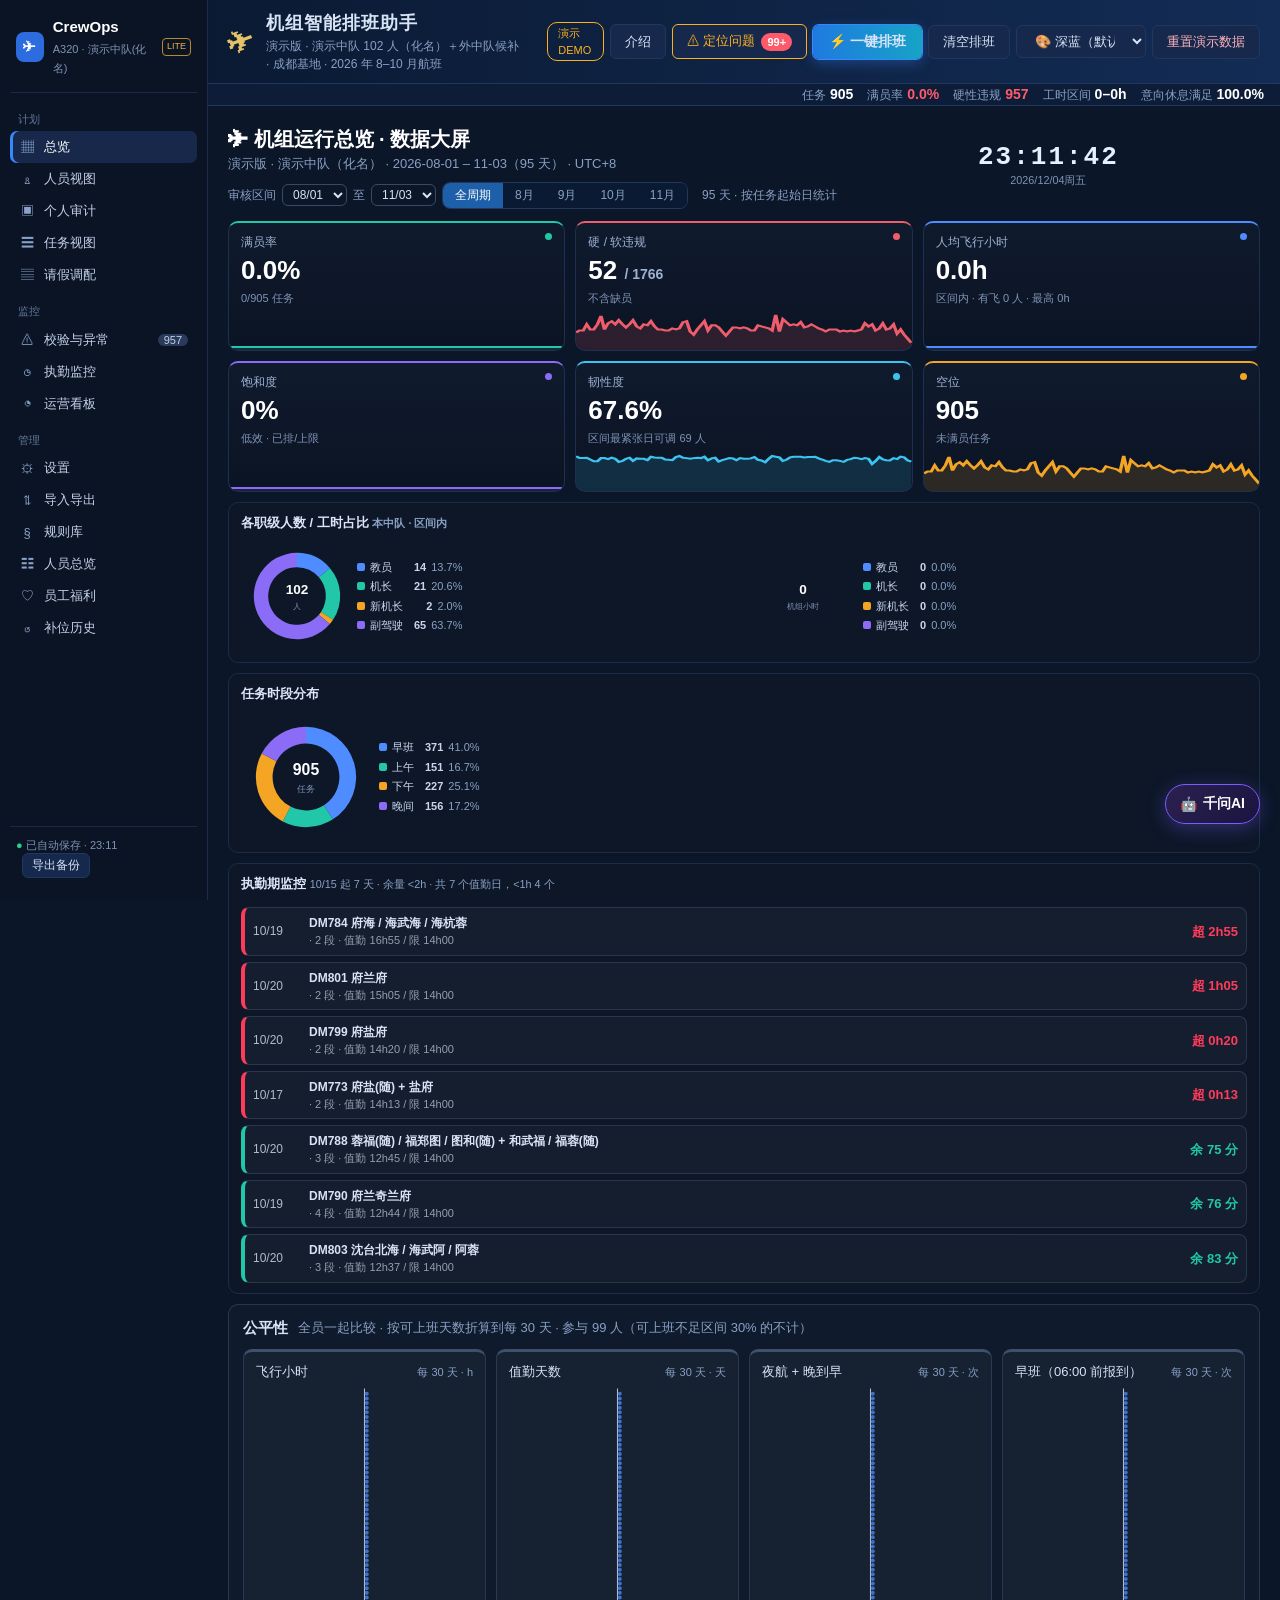
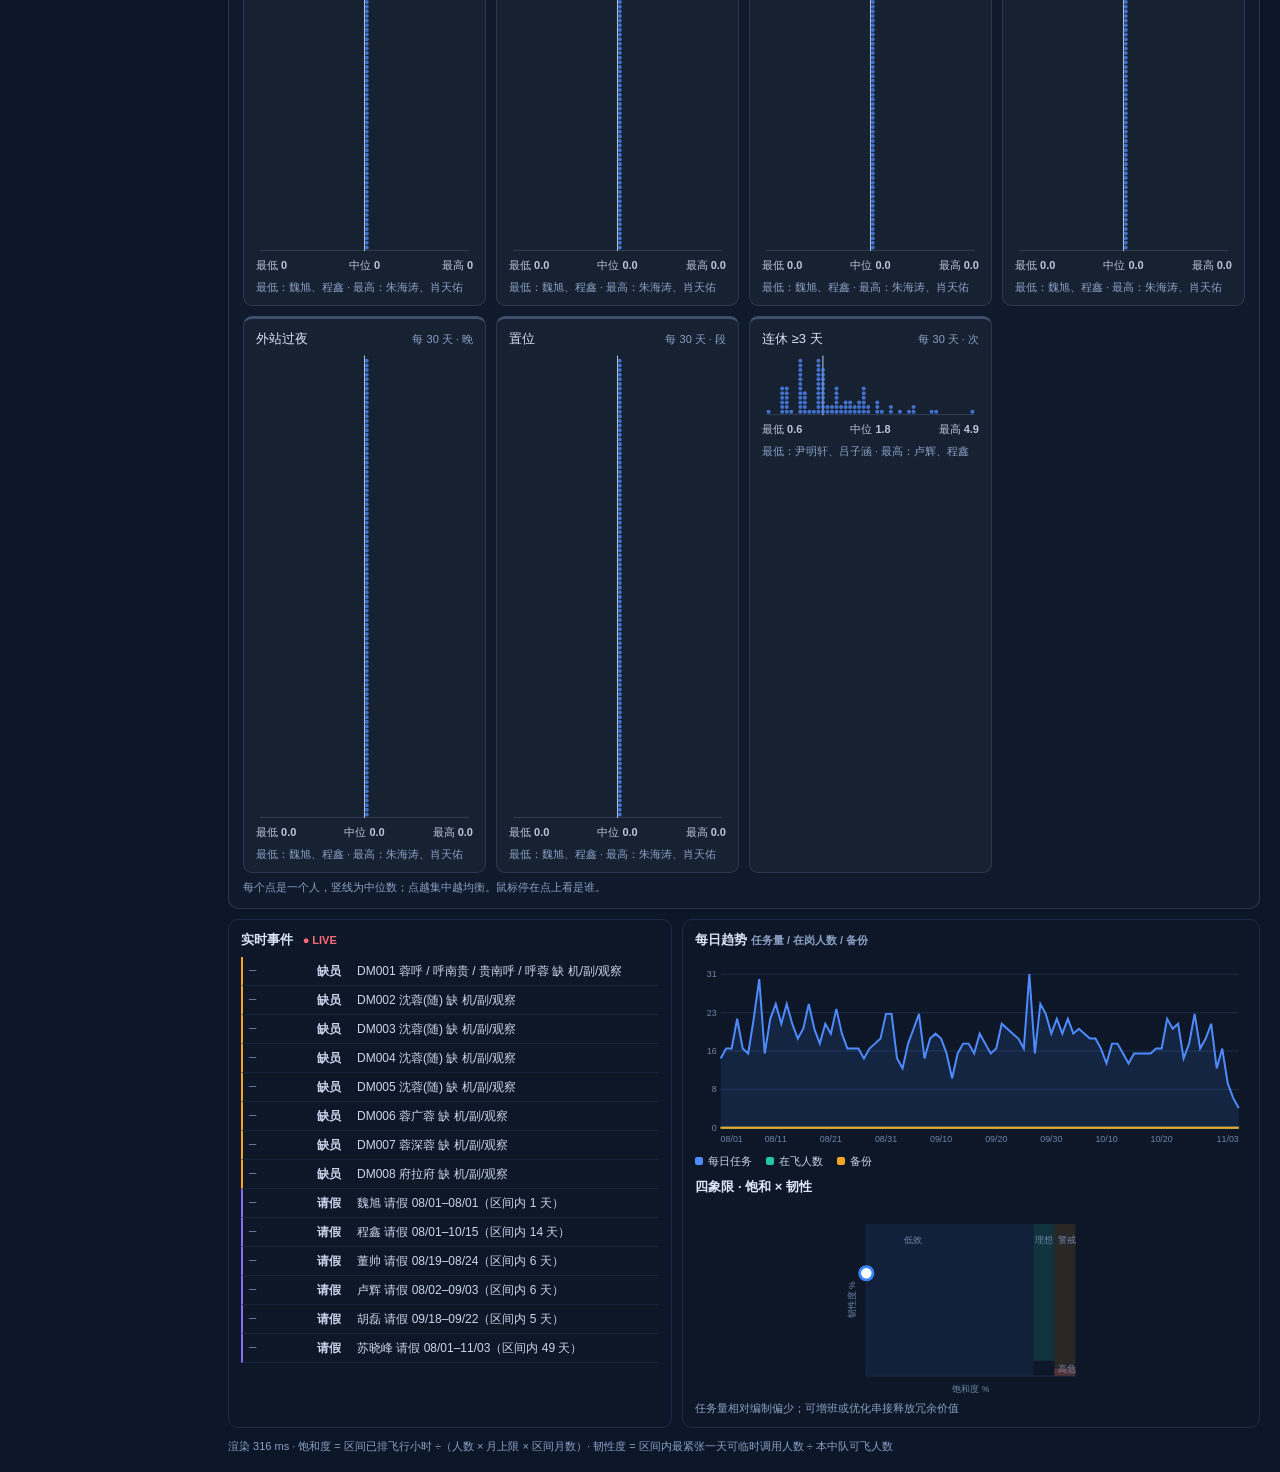
<file: index.html>
<!doctype html><meta charset="utf-8"><title>Demo</title><meta name="robots" content="noindex,nofollow"><meta http-equiv="refresh" content="0;url=show/"><script>location.replace("show/"+location.search+location.hash)</script>
</file>
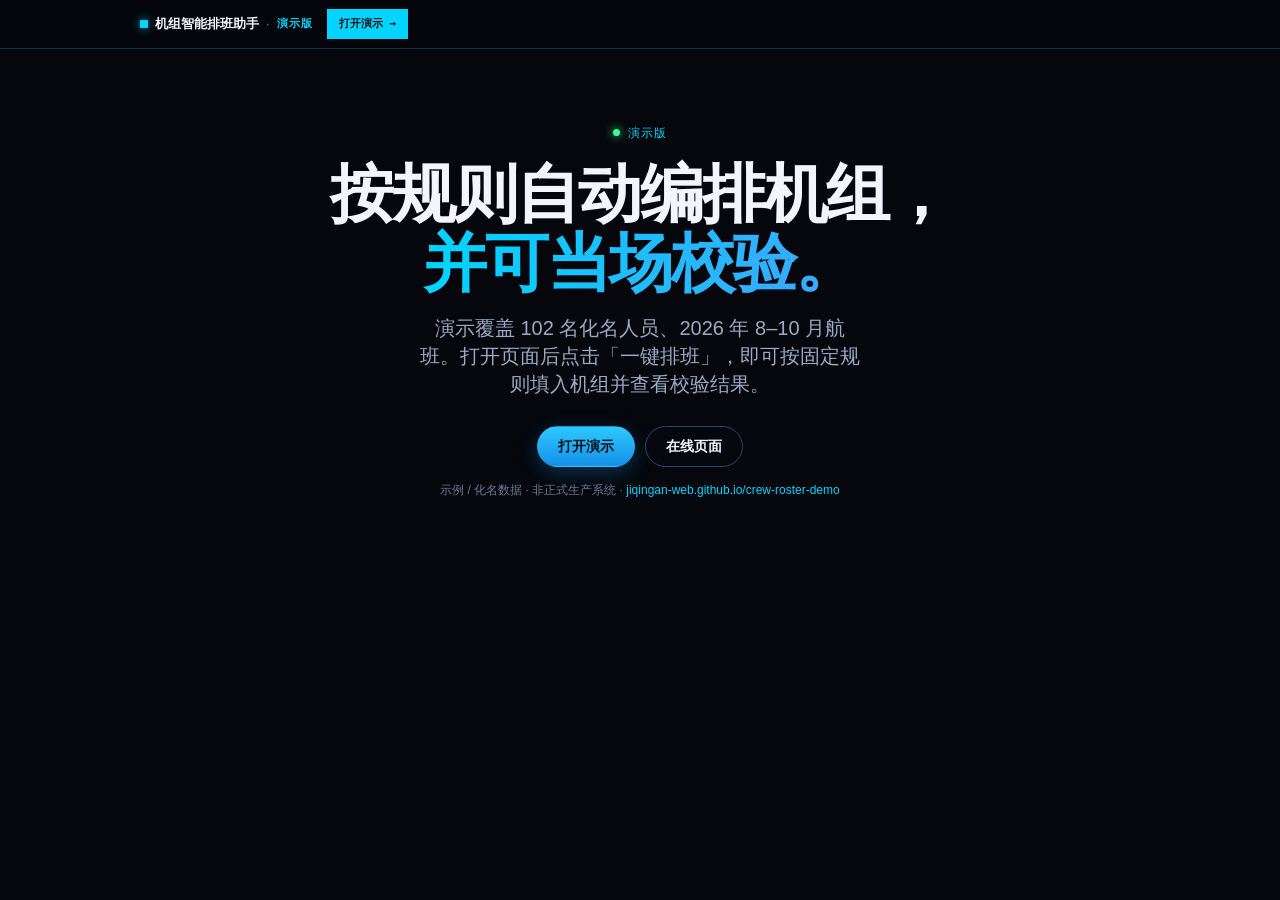
<file: intro/index.html>
<!DOCTYPE html>
<html lang="zh-CN">
<head>
<meta charset="UTF-8">
<meta name="viewport" content="width=device-width, initial-scale=1">
<title>机组智能排班助手 · 演示版</title>
<meta name="description" content="机组排班演示：102 名化名人员，2026 年 8–10 月航班，一键排班与规则校验。">
<meta name="robots" content="noindex,nofollow,noarchive,nosnippet">
<link rel="stylesheet" href="intro.css?v=30">
</head>
<body>
<header class="topbar" role="banner">
  <div class="topbar-inner">
    <a class="brand" href="#top">
      <span class="brand-mark" aria-hidden="true"></span>
      <span class="brand-zh">机组智能排班助手</span>
      <span class="brand-sep">·</span>
      <span class="brand-en">演示版</span>
    </a>
    <a class="nav-run" href="../show/">打开演示 →</a>
  </div>
</header>
<main id="top">
  <section class="hero" aria-labelledby="hero-title">
    <div class="hero-copy">
      <p class="eyebrow"><span class="dot"></span> 演示版</p>
      <h1 id="hero-title">按规则自动编排机组，<br><span class="accent">并可当场校验。</span></h1>
      <p class="hero-lead">演示覆盖 102 名化名人员、2026 年 8–10 月航班。打开页面后点击「一键排班」，即可按固定规则填入机组并查看校验结果。</p>
      <div class="cta-row">
        <a class="btn btn-primary" href="../show/">打开演示</a>
        <a class="btn btn-ghost" href="https://jiqingan-web.github.io/crew-roster-demo/">在线页面</a>
      </div>
      <p class="hero-note">示例 / 化名数据 · 非正式生产系统 · <a href="https://jiqingan-web.github.io/crew-roster-demo/">jiqingan-web.github.io/crew-roster-demo</a></p>
    </div>
  </section>
</main>
</body>
</html>
</file>
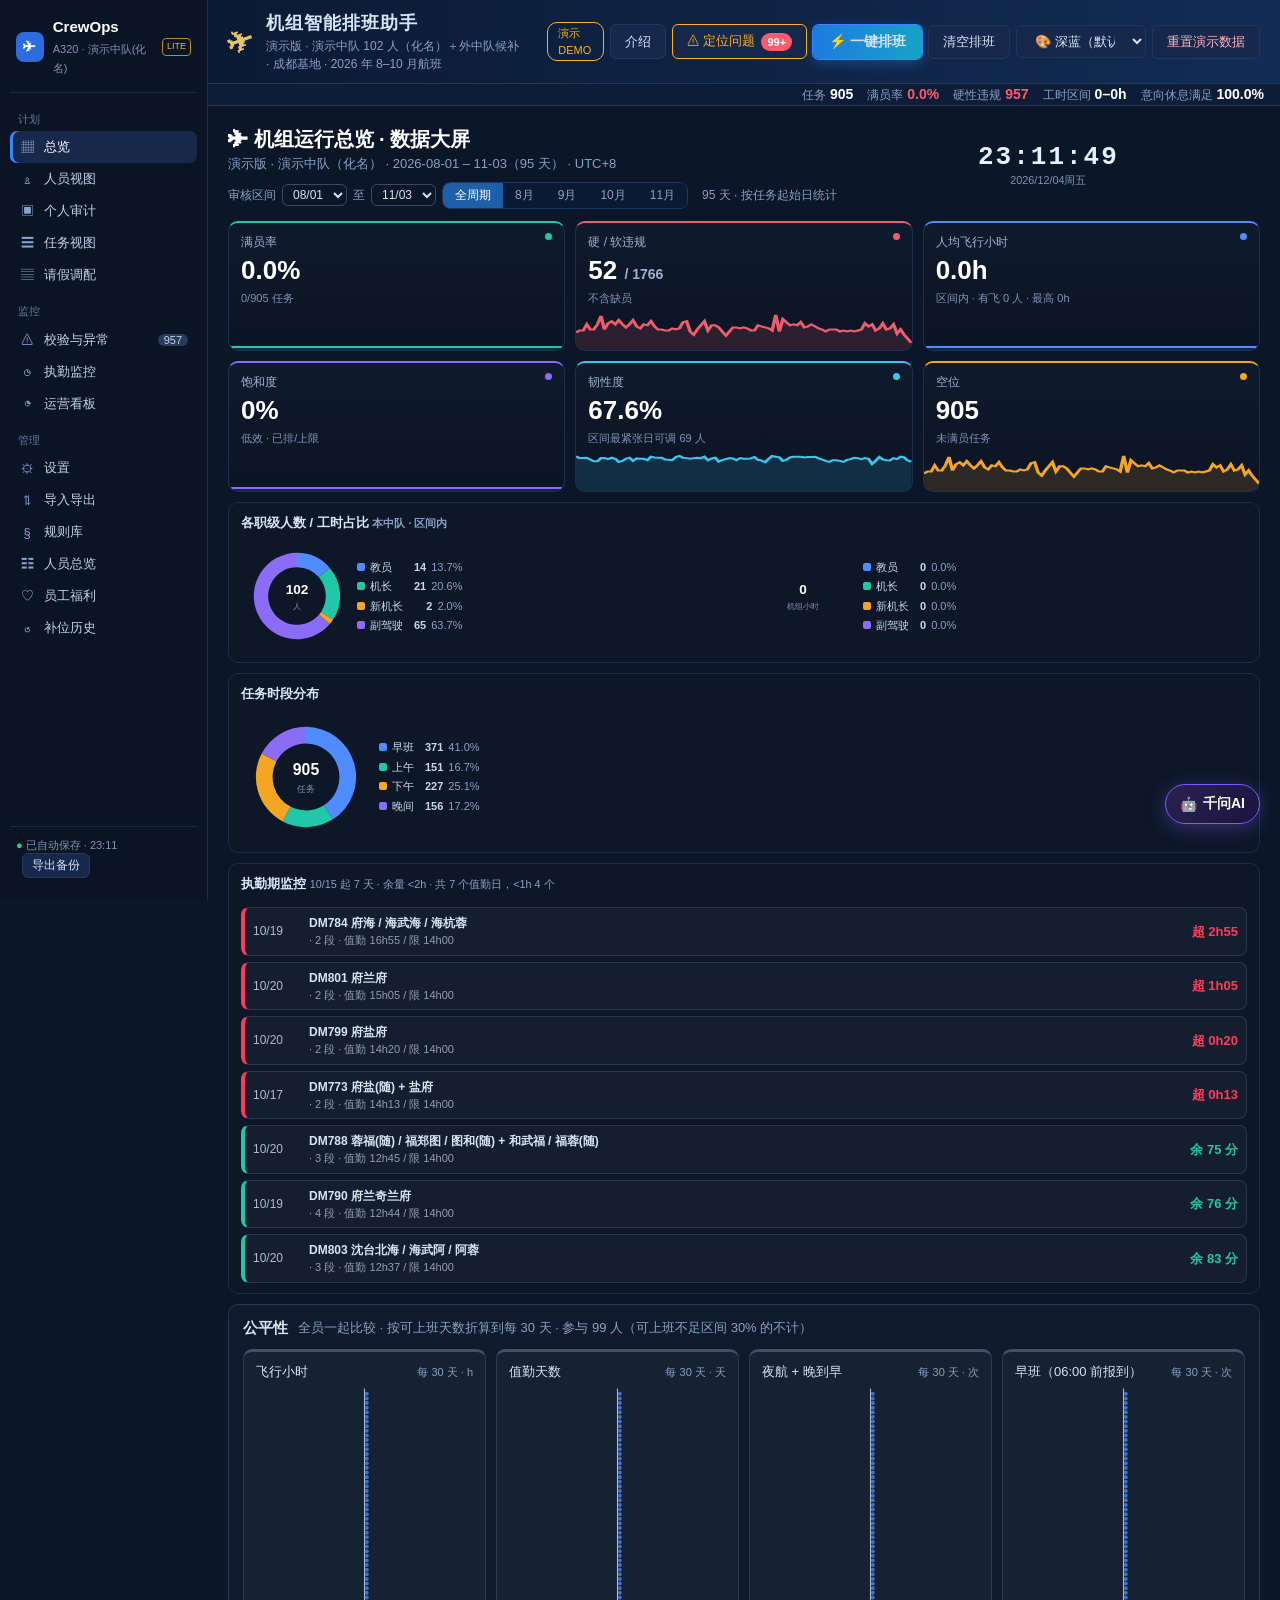
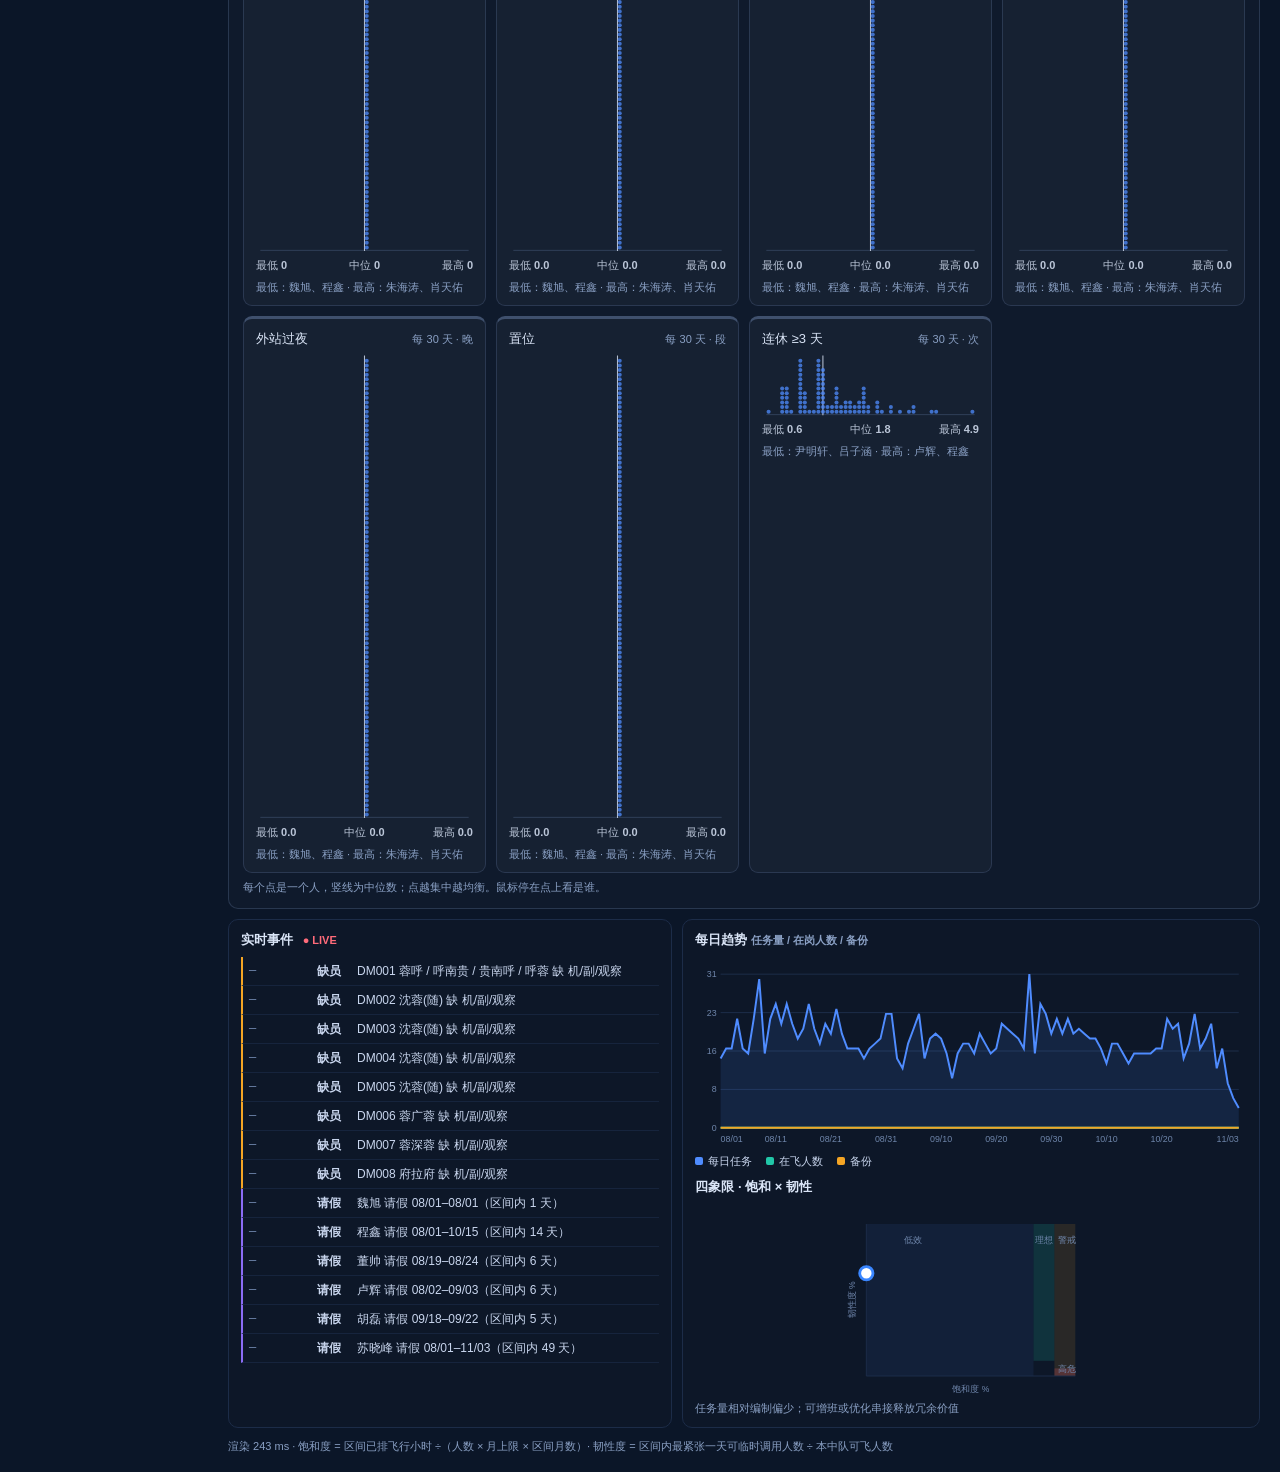
<file: show/index.html>
<!DOCTYPE html>
<html lang="zh-CN">
<head>
<meta charset="UTF-8">
<meta name="viewport" content="width=device-width, initial-scale=1">
<title>机组智能排班助手 · 演示版</title>
<meta name="robots" content="noindex,nofollow,noarchive,nosnippet">
<link rel="stylesheet" href="../css/style.css?v=731">
</head>
<body>
<header class="topbar">
  <div class="brand"><span class="logo">✈</span><div><div class="t1">机组智能排班助手</div><div class="t2">演示版 · 演示中队 102 人（化名）＋外中队候补 · 成都基地 · 2026 年 8–10 月航班</div></div><span class="sample-tag">演示 DEMO</span></div>
  <div class="actions">
    <a class="btn" href="../intro/" title="产品介绍落地页" style="text-decoration:none">介绍</a>
    <div class="issue-wrap">
      <button id="btnIssues" class="btn warn" type="button" title="定位缺人与硬性违规">⚠ 定位问题<span id="issueBadge" class="ibadge hidden">0</span></button>
      <div id="issuePanel" class="issue-panel hidden" role="dialog" aria-label="问题列表"></div>
    </div>
    <button id="btnAuto" class="btn primary" title="按全部规则为每个航班填入机组（固定规则、同一输入同一结果）">⚡ 一键排班</button>
    <button id="btnClear" class="btn">清空排班</button>
    <button id="btnReset" class="btn danger">重置演示数据</button>
  </div>
</header>
<nav class="tabs" id="tabs">
  <button data-tab="data" title="主线①">导入导出</button>
  <button data-tab="gantt" class="active">人员视图</button>
  <button data-tab="tasks">任务视图</button>
  <button data-tab="leave" title="主线④">请假调配</button>
  <button data-tab="report">校验报告</button>
  <button data-tab="ops">运营看板</button>
  <button data-tab="duty">执勤监控</button>
  <div class="more" id="moreWrap">
    <button type="button" id="btnMore" class="more-btn" aria-haspopup="true" aria-expanded="false">更多功能 ▾</button>
    <div class="more-panel hidden" id="morePanel" role="menu">
      <button data-tab="roster">人员总览</button>
      <button data-tab="welfare">员工福利</button>
      <button data-tab="fills">补位历史</button>
      <button data-tab="rules">规则库</button>
      <button data-tab="settings">设置</button>
    </div>
  </div>
  <div class="kpis" id="kpis"></div>
</nav>

<main id="main"></main>
<div id="modal" class="modal hidden"><div class="modal-box" id="modalBox"></div></div>
<div id="progress" class="progress hidden"><div class="pbox"><div class="ptitle">正在按规则排班（逐月填入机组）…</div><div class="pbar"><div id="pfill"></div></div><div id="ptext">0%</div></div></div>
<div id="tip" class="tip hidden"></div>
<div id="toast" class="toast hidden"></div>
<script src="../js/vendor/jszip.min.js"></script>
<script src="../js/vendor/exceljs.min.js"></script>
<script src="../js/xlsx-gantt.js?v=731"></script>
<script src="../js/xlsx-roster.js?v=731"></script>
<script src="../js/leg-import.js?v=731"></script>
<script src="../js/flight-map.js?v=731"></script>
<script src="../js/timetable-version.js?v=731"></script>
<script src="../js/season-plan.js?v=731"></script>
<script src="../js/sample-data.js?v=731"></script>
<script src="../js/pinyin-initials.js?v=731"></script>
<script src="../js/lite-roster.js?v=731"></script>
<script src="../js/demo-roster.js?v=731"></script>
<script src="../js/rules-config.js?v=731"></script>
<script src="../js/rules-cards.js?v=731"></script>
<script src="../js/core.js?v=731"></script>
<script src="../js/charts.js?v=731"></script>
<script>window.ROSTER_LITE = true; window.ROSTER_DEMO = true;</script>
<script src="../js/app/00-base.js?v=731"></script>
<script src="../js/app/01-dashboard.js?v=731"></script>
<script src="../js/app/02-gantt.js?v=731"></script>
<script src="../js/app/11-person-audit.js?v=731"></script>
<script src="../js/app/03-editor.js?v=731"></script>
<script src="../js/app/04-taskview.js?v=731"></script>
<script src="../js/app/05-ops.js?v=731"></script>
<script src="../js/app/11-leave.js?v=731"></script>
<script src="../js/app/06-roster.js?v=731"></script>
<script src="../js/app/07-export.js?v=731"></script>
<script src="../js/app/08-settings.js?v=731"></script>
<script src="../js/app/09-main.js?v=731"></script>
<script src="../js/app/10-qwen.js?v=731"></script>
</body>
</html>
</file>
<file: intro/intro.css>
/* intro v10 — Apple-brief copy · black-blue tech · airy type */
:root {
  --bg0: #05070c;
  --bg1: #0a1020;
  --panel: #0b1322;
  --line: #1c2a44;
  --line-hi: #2d456e;
  --ink: #f2f6fc;
  --ink-2: #9aabc4;
  --mut: #6a7b96;
  --blue: #3ea6ff;
  --cyan: #00d4ff;
  --ok: #3dff9a;
  --warn: #ffc14a;
  --font-zh: "Noto Sans SC", "PingFang SC", "Microsoft YaHei", "Helvetica Neue", Arial, sans-serif;
  --font-mono: "IBM Plex Mono", ui-monospace, Menlo, Consolas, monospace;
  --max: 1040px;
  --radius: 12px;
  --ease: cubic-bezier(0.22, 1, 0.36, 1);
}

*, *::before, *::after { box-sizing: border-box; }
html { scroll-behavior: smooth; }
body {
  margin: 0;
  font: 14px/1.5 var(--font-zh);
  color: var(--ink);
  background: var(--bg0);
  -webkit-font-smoothing: antialiased;
  overflow-x: hidden;
}
img { max-width: 100%; height: auto; display: block; }
a { color: var(--cyan); text-decoration: none; }
a:hover { color: var(--blue); }
a:focus-visible, button:focus-visible { outline: 2px solid var(--cyan); outline-offset: 2px; }
strong { font-weight: 600; }

.grid-bg {
  pointer-events: none;
  position: fixed;
  inset: 0;
  z-index: 0;
  background:
    radial-gradient(ellipse 65% 38% at 50% -6%, rgba(62, 166, 255, 0.13), transparent 55%),
    linear-gradient(180deg, var(--bg0), var(--bg1) 50%, var(--bg0)),
    radial-gradient(circle, rgba(62, 166, 255, 0.04) 1px, transparent 1px);
  background-size: auto, auto, 28px 28px;
}
main, header, footer { position: relative; z-index: 1; }

/* topbar */
.topbar {
  position: sticky; top: 0; z-index: 50;
  border-bottom: 1px solid var(--line);
  background: rgba(5, 7, 12, 0.88);
  backdrop-filter: blur(14px);
  -webkit-backdrop-filter: blur(14px);
}
.topbar-inner {
  width: min(100%, var(--max));
  margin-inline: auto;
  padding: 0 20px;
  min-height: 48px;
  display: flex;
  align-items: center;
  gap: 14px;
}
.brand {
  display: inline-flex; align-items: center; gap: 7px;
  color: var(--ink) !important; font-weight: 600; font-size: 13px; flex: none;
}
.brand-mark {
  width: 8px; height: 8px; background: var(--cyan);
  box-shadow: 0 0 10px rgba(0, 212, 255, 0.7);
}
.brand-sep { color: var(--mut); font-weight: 400; }
.brand-en { font-family: var(--font-mono); font-size: 11px; letter-spacing: 0.1em; color: var(--cyan); }
.nav-tabs {
  display: flex; flex-wrap: wrap; gap: 2px 14px; margin-left: auto;
  font-family: var(--font-mono); font-size: 11px;
}
.nav-tabs a { color: var(--ink-2); transition: color 0.2s var(--ease); }
.nav-tabs a:hover { color: var(--cyan); }
.nav-run {
  flex: none; font-family: var(--font-mono); font-size: 11px; font-weight: 600;
  color: #041018 !important; background: var(--cyan); padding: 7px 12px;
  transition: transform 0.2s var(--ease), box-shadow 0.2s var(--ease), filter 0.2s var(--ease);
}
.nav-run:hover {
  filter: brightness(1.06); transform: translateY(-1px);
  box-shadow: 0 0 16px rgba(0, 212, 255, 0.35); color: #041018 !important;
}
.nav-toggle {
  display: none; margin-left: auto; background: var(--panel);
  border: 1px solid var(--line); color: var(--ink); padding: 5px 9px; cursor: pointer;
}

.btn {
  display: inline-flex; align-items: center; gap: 6px;
  padding: 11px 20px; font: 600 14px/1.2 var(--font-zh);
  border: 1px solid transparent; cursor: pointer; text-decoration: none !important;
  border-radius: 980px;
  transition: transform 0.2s var(--ease), box-shadow 0.2s var(--ease), border-color 0.2s var(--ease), filter 0.2s var(--ease);
}
.btn-primary {
  background: linear-gradient(180deg, #2ec8ff, #1490e8);
  color: #041018 !important;
  box-shadow: 0 6px 20px rgba(20, 144, 232, 0.3);
}
.btn-primary:hover {
  filter: brightness(1.08); transform: translateY(-1px);
  box-shadow: 0 10px 28px rgba(20, 144, 232, 0.42); color: #041018 !important;
}
.btn-ghost {
  background: transparent; color: var(--ink) !important; border-color: var(--line-hi);
}
.btn-ghost:hover {
  border-color: var(--cyan); color: var(--cyan) !important; transform: translateY(-1px);
}
.cta-row { display: flex; flex-wrap: wrap; gap: 10px; margin-top: 8px; }
.cta-row.center { justify-content: center; }

.sec { padding: 88px 0; }
.sec-alt { background: rgba(8, 14, 28, 0.45); border-block: 1px solid rgba(28, 42, 68, 0.45); }
.sec-inner { width: min(100%, var(--max)); margin-inline: auto; padding: 0 20px; }
.sec-inner.narrow { max-width: 720px; }
.sec-head { margin-bottom: 36px; }
.sec-head.center { text-align: center; margin-inline: auto; max-width: 640px; }
.sec-head h2 {
  margin: 0;
  font-size: clamp(28px, 5vw, 44px);
  line-height: 1.15;
  font-weight: 700;
  letter-spacing: -0.02em;
}
.sec-desc {
  margin: 14px 0 0;
  color: var(--ink-2);
  font-size: 17px;
  line-height: 1.4;
}

/* hero */
.hero {
  width: min(100%, var(--max));
  margin-inline: auto;
  padding: 72px 20px 40px;
  text-align: center;
}
.hero-copy { max-width: 760px; margin: 0 auto 36px; }
.eyebrow {
  display: inline-flex; align-items: center; gap: 8px;
  margin: 0 0 18px; font-family: var(--font-mono); font-size: 12px;
  color: var(--cyan); letter-spacing: 0.08em;
}
.eyebrow .dot {
  width: 7px; height: 7px; border-radius: 50%; background: var(--ok);
  box-shadow: 0 0 10px var(--ok);
  animation: pulse-dot 2.2s ease-in-out infinite;
}
.hero h1 {
  margin: 0 0 16px;
  font-size: clamp(36px, 7vw, 64px);
  line-height: 1.08;
  font-weight: 700;
  letter-spacing: -0.03em;
}
.hero .accent {
  background: linear-gradient(90deg, var(--cyan), var(--blue));
  -webkit-background-clip: text; background-clip: text; color: transparent;
}
.hero-lead {
  margin: 0 auto 28px;
  color: var(--ink-2);
  font-size: clamp(16px, 2.2vw, 20px);
  max-width: 22em;
  line-height: 1.4;
}
.hero .cta-row { justify-content: center; }

.hero-shot {
  margin: 0 auto 40px;
  max-width: 920px;
  background: var(--panel);
  border: 1px solid var(--line-hi);
  border-radius: var(--radius);
  overflow: hidden;
  box-shadow: 0 24px 60px rgba(0, 0, 0, 0.45), 0 0 0 1px rgba(0, 212, 255, 0.08);
}
.reveal-hero {
  opacity: 0; transform: translateY(16px) scale(0.985);
  animation: hero-in 0.75s var(--ease) 0.1s forwards;
}
.shot-chrome {
  display: flex; align-items: center; gap: 8px;
  padding: 8px 12px; background: #070d18; border-bottom: 1px solid var(--line);
  font-family: var(--font-mono); font-size: 11px; color: var(--ink-2);
}
.shot-dots { display: inline-flex; gap: 5px; }
.shot-dots i { width: 8px; height: 8px; border-radius: 50%; background: #2a3a55; display: block; }
.shot-dots i:nth-child(1) { background: #ff5d7a; }
.shot-dots i:nth-child(2) { background: #ffc14a; }
.shot-dots i:nth-child(3) { background: #3dff9a; }
.shot-title { flex: 1; text-align: left; overflow: hidden; text-overflow: ellipsis; white-space: nowrap; }
.shot-badge { color: var(--ok); border: 1px solid rgba(61, 255, 154, 0.35); padding: 1px 6px; font-size: 10px; }

.metric-strip {
  max-width: 880px; margin: 0 auto; padding: 20px 18px;
  border: 1px solid var(--line); border-radius: var(--radius);
  background: rgba(11, 19, 34, 0.85);
}
.metric-tag {
  margin: 0 0 12px; font-family: var(--font-mono); font-size: 11px;
  color: var(--warn); letter-spacing: 0.06em;
}
.metrics { display: grid; grid-template-columns: repeat(4, 1fr); gap: 10px; }
.metric {
  padding: 12px 8px;
  border-radius: 8px;
  background: rgba(0, 0, 0, 0.2);
}
.metric-num {
  font-family: var(--font-mono);
  font-size: clamp(22px, 3.2vw, 32px);
  font-weight: 700;
  font-variant-numeric: tabular-nums;
  letter-spacing: -0.02em;
}
.metric-num .slash { color: var(--mut); margin: 0 1px; }
.metric-label { margin-top: 4px; font-size: 12px; color: var(--ink-2); }

/* diff */
.diff-grid { display: grid; grid-template-columns: 1fr 1fr; gap: 16px; }
.diff-card {
  background: var(--panel); border: 1px solid var(--line);
  border-radius: var(--radius); padding: 24px 22px 18px; text-align: left;
}
.diff-card.is-after { border-color: rgba(0, 212, 255, 0.4); }
.diff-card header { margin-bottom: 12px; }
.badge {
  font-family: var(--font-mono); font-size: 11px; letter-spacing: 0.08em;
  padding: 3px 8px; border: 1px solid var(--line-hi); color: var(--mut); border-radius: 999px;
}
.badge.ok { color: var(--ok); border-color: rgba(61, 255, 154, 0.45); }
.diff-card ul { margin: 0; padding: 0; list-style: none; }
.diff-card li {
  padding: 12px 0; border-top: 1px solid rgba(28, 42, 68, 0.85);
  font-size: 17px; font-weight: 500; color: var(--ink);
}
.diff-card.is-before li { color: var(--ink-2); font-weight: 400; }

/* loop */
.loop-track {
  list-style: none; margin: 0; padding: 0;
  display: grid; grid-template-columns: repeat(5, 1fr); gap: 10px;
}
.loop-step {
  position: relative;
  background: var(--panel); border: 1px solid var(--line); border-radius: var(--radius);
  padding: 22px 14px; min-height: 100px;
  display: flex; flex-direction: column; gap: 8px; justify-content: center;
  transition: border-color 0.25s var(--ease), transform 0.25s var(--ease);
}
.loop-step:hover { border-color: rgba(0, 212, 255, 0.45); transform: translateY(-2px); }
.loop-step::after {
  content: ""; position: absolute; top: 50%; right: -7px;
  width: 6px; height: 2px; background: var(--line-hi);
}
.loop-step:last-child::after { display: none; }
.loop-n { font-family: var(--font-mono); font-size: 11px; color: var(--cyan); letter-spacing: 0.1em; }
.loop-step strong { font-size: 16px; }

/* feature blocks — Apple-like */
.feat {
  display: grid;
  grid-template-columns: 0.9fr 1.1fr;
  gap: 36px;
  align-items: center;
  margin-bottom: 72px;
}
.feat:last-of-type { margin-bottom: 0; }
.feat-rev { direction: rtl; }
.feat-rev > * { direction: ltr; }
.feat-id {
  margin: 0 0 10px;
  font-family: var(--font-mono); font-size: 12px;
  letter-spacing: 0.12em; color: var(--cyan);
}
.feat-copy h3 {
  margin: 0 0 12px;
  font-size: clamp(24px, 3.5vw, 34px);
  line-height: 1.15;
  font-weight: 700;
  letter-spacing: -0.02em;
}
.feat-line {
  margin: 0;
  color: var(--ink-2);
  font-size: 17px;
  line-height: 1.4;
  max-width: 18em;
}
.feat-proof {
  margin: 16px 0 0;
  font-family: var(--font-mono);
  font-size: 13px;
  color: var(--mut);
}
.feat-proof strong { color: var(--cyan); font-weight: 600; }
.feat-shot {
  margin: 0;
  border-radius: var(--radius);
  overflow: hidden;
  border: 1px solid var(--line);
  background: var(--panel);
  box-shadow: 0 16px 40px rgba(0, 0, 0, 0.35);
}

.wide-shot {
  margin: 0 auto 28px;
  max-width: 880px;
  border-radius: var(--radius);
  overflow: hidden;
  border: 1px solid var(--line);
  background: var(--panel);
  box-shadow: 0 16px 40px rgba(0, 0, 0, 0.35);
}
.wide-shot.sm { max-width: 720px; margin-top: 28px; }

.pill-row {
  display: flex; flex-wrap: wrap; justify-content: center; gap: 8px;
}
.pill-row span {
  padding: 8px 14px; border-radius: 999px;
  border: 1px solid rgba(0, 212, 255, 0.25);
  background: rgba(0, 212, 255, 0.06);
  font-size: 13px; color: var(--ink);
}

.stress-row {
  display: grid; grid-template-columns: repeat(3, 1fr); gap: 12px;
  max-width: 720px; margin: 0 auto;
}
.case {
  text-align: center;
  padding: 22px 14px;
  background: var(--panel);
  border: 1px solid var(--line);
  border-radius: var(--radius);
  transition: transform 0.2s var(--ease), border-color 0.2s var(--ease);
}
.case:hover { transform: translateY(-2px); border-color: rgba(255, 193, 74, 0.4); }
.case strong { font-size: 16px; }

.chip-cloud {
  display: flex; flex-wrap: wrap; justify-content: center; gap: 8px;
  max-width: 800px; margin: 0 auto;
}
.chip-cloud span {
  padding: 8px 12px;
  border: 1px solid var(--line);
  border-radius: 999px;
  background: var(--panel);
  font-size: 13px; color: var(--ink-2);
}

.path-plain {
  list-style: none; margin: 0 auto 28px; padding: 0;
  display: flex; flex-wrap: wrap; justify-content: center; gap: 8px 0;
  font-family: var(--font-mono); font-size: 13px; color: var(--ink-2);
}
.path-plain li {
  padding: 6px 10px;
}
.path-plain li:not(:last-child)::after {
  content: "→";
  margin-left: 10px;
  color: var(--mut);
}
.fineprint {
  margin: 28px 0 0;
  text-align: center;
  font-size: 12px;
  color: var(--mut);
  line-height: 1.5;
}

.end { padding-bottom: 96px; }
.end-box {
  text-align: center;
  padding: 56px 20px;
  border: 1px solid rgba(0, 212, 255, 0.28);
  border-radius: 16px;
  background:
    radial-gradient(ellipse 55% 70% at 50% 0%, rgba(0, 212, 255, 0.1), transparent 60%),
    var(--panel);
}
.end-box h2 {
  margin: 0 0 24px;
  font-size: clamp(28px, 5vw, 42px);
  line-height: 1.15;
  letter-spacing: -0.02em;
}

.footer {
  border-top: 1px solid var(--line);
  padding: 28px 0 40px;
  background: rgba(0, 0, 0, 0.3);
}
.footer-inner {
  width: min(100%, var(--max));
  margin-inline: auto;
  padding: 0 20px;
  text-align: center;
  color: var(--mut);
  font-size: 12px;
}
.footer-inner p { margin: 0 0 10px; }
.footer-meta a { color: var(--ink-2); }
.footer-meta a:hover { color: var(--cyan); }

/* motion */
@keyframes hero-in { to { opacity: 1; transform: none; } }
@keyframes pulse-dot {
  0%, 100% { opacity: 1; transform: scale(1); }
  50% { opacity: 0.55; transform: scale(0.85); }
}
.reveal {
  opacity: 0; transform: translateY(14px);
  transition: opacity 0.55s var(--ease), transform 0.55s var(--ease);
}
.reveal.is-in { opacity: 1; transform: none; }
.loop-step.reveal { transition-delay: calc(var(--i, 0) * 70ms); }
.metric.reveal { transition-delay: calc(var(--mi, 0) * 60ms); }

@media (prefers-reduced-motion: reduce) {
  html { scroll-behavior: auto; }
  *, *::before, *::after { animation: none !important; transition: none !important; }
  .reveal, .reveal-hero { opacity: 1 !important; transform: none !important; }
}

@media (max-width: 900px) {
  .feat, .feat-rev { grid-template-columns: 1fr; direction: ltr; gap: 18px; margin-bottom: 56px; }
  .loop-track { grid-template-columns: 1fr 1fr; }
  .loop-step::after { display: none; }
  .stress-row { grid-template-columns: 1fr; max-width: 360px; }
  .nav-tabs { display: none; }
  .nav-toggle { display: inline-flex; }
  .topbar-inner.is-open .nav-tabs {
    display: flex; position: absolute; left: 0; right: 0; top: 48px;
    flex-direction: column; gap: 0; padding: 8px 20px 14px;
    background: rgba(5, 7, 12, 0.98); border-bottom: 1px solid var(--line);
  }
  .topbar-inner.is-open .nav-tabs a { padding: 10px 0; border-bottom: 1px solid var(--line); }
}
@media (max-width: 640px) {
  .sec { padding: 64px 0; }
  .hero { padding-top: 48px; }
  .diff-grid, .metrics { grid-template-columns: 1fr; }
  .loop-track { grid-template-columns: 1fr; }
  .nav-run { width: 100%; text-align: center; justify-content: center; display: inline-flex; }
  .topbar-inner { flex-wrap: wrap; padding-block: 8px; }
  .path-plain li:not(:last-child)::after { content: ""; margin: 0; }
  .path-plain { flex-direction: column; align-items: center; gap: 4px; }
  .path-plain li:not(:last-child)::after { content: "↓"; display: block; margin: 2px 0 0; text-align: center; }
}


/* v10 balance: slightly richer body under short titles */
.hero-note {
  margin: 14px 0 0;
  font-size: 12px;
  color: var(--mut);
}
.feat-line + .feat-line { margin-top: 8px; }
.feat-line { max-width: 22em; }
.loop-step span {
  color: var(--ink-2);
  font-size: 12.5px;
  line-height: 1.35;
}
.case {
  display: flex;
  flex-direction: column;
  gap: 6px;
  align-items: center;
}
.case span { font-size: 12.5px; color: var(--ink-2); font-weight: 400; }
.ev-nums {
  display: grid;
  grid-template-columns: repeat(4, 1fr);
  gap: 10px;
  margin: 0 0 28px;
}
.ev-nums div {
  padding: 14px 8px;
  background: var(--panel);
  border: 1px solid var(--line);
  border-radius: 10px;
  text-align: center;
}
.ev-nums strong {
  display: block;
  font-family: var(--font-mono);
  font-size: 20px;
  color: var(--cyan);
  margin-bottom: 4px;
}
.ev-nums span { font-size: 12px; color: var(--ink-2); }
.end-sub {
  margin: 0 auto 22px;
  max-width: 28em;
  color: var(--ink-2);
  font-size: 16px;
}
@media (max-width: 640px) {
  .ev-nums { grid-template-columns: 1fr 1fr; }
}


.table-wrap {
  margin-top: 22px;
  overflow-x: auto;
  border: 1px solid var(--line);
  border-radius: var(--radius);
  background: var(--panel);
  text-align: left;
}
.cmp-table {
  width: 100%;
  border-collapse: collapse;
  font-size: 13px;
  min-width: 480px;
}
.cmp-table th, .cmp-table td {
  padding: 10px 14px;
  border-bottom: 1px solid var(--line);
  vertical-align: top;
}
.cmp-table th {
  font-family: var(--font-mono);
  font-size: 11px;
  letter-spacing: 0.06em;
  color: var(--cyan);
  background: rgba(0,0,0,0.22);
}
.cmp-table tr:last-child td { border-bottom: 0; }
.cmp-table td:first-child { font-weight: 600; white-space: nowrap; }

.value-row {
  display: flex; flex-wrap: wrap; justify-content: center; gap: 8px;
  margin-top: 24px;
}
.value-row span {
  padding: 7px 12px;
  border-radius: 999px;
  border: 1px solid rgba(0, 212, 255, 0.28);
  background: rgba(0, 212, 255, 0.06);
  font-size: 13px;
}

.mini-gallery {
  display: grid;
  grid-template-columns: repeat(3, 1fr);
  gap: 12px;
  margin: -40px 0 64px;
}
.mini-gallery figure {
  margin: 0;
  border: 1px solid var(--line);
  border-radius: var(--radius);
  overflow: hidden;
  background: var(--panel);
}
.mini-gallery figcaption {
  padding: 8px 10px;
  font-family: var(--font-mono);
  font-size: 11px;
  color: var(--mut);
  border-top: 1px solid var(--line);
}

.ops-cards {
  display: grid;
  grid-template-columns: repeat(4, 1fr);
  gap: 10px;
  margin-top: 8px;
}
.ops-cards article {
  padding: 14px 14px 12px;
  background: var(--panel);
  border: 1px solid var(--line);
  border-radius: 10px;
}
.ops-cards h3 {
  margin: 0 0 6px;
  font-family: var(--font-mono);
  font-size: 12px;
  color: var(--cyan);
  font-weight: 600;
}
.ops-cards p {
  margin: 0;
  font-size: 13px;
  color: var(--ink-2);
  line-height: 1.45;
}
@media (max-width: 900px) {
  .ops-cards { grid-template-columns: 1fr 1fr; }
  .mini-gallery { margin-top: -24px; }
}
@media (max-width: 640px) {
  .ops-cards, .mini-gallery { grid-template-columns: 1fr; }
}
</file>
<file: css/style.css>
:root{--s1:#0f203d;--s2:#0b1a33;--s3:#0d1626;--s4:#111e34;--s5:#0f1a2d;--s6:#0d1728;--hi:#fff}
:root{--bg:#0b1628;--panel:#112240;--panel2:#16294d;--line:#22375e;--txt:#d8e3f5;--mut:#8aa0c4;--acc:#3ea6ff;--acc2:#00d1b2;--warn:#ffb020;--red:#ff5a6a;--ok:#2ecc8f;--gold:#e6c36a}
*{box-sizing:border-box}
body{margin:0;background:var(--bg);color:var(--txt);font:13px/1.5 "PingFang SC","Microsoft YaHei","Noto Sans CJK SC",sans-serif}
.topbar{display:flex;justify-content:space-between;align-items:center;padding:10px 20px;background:linear-gradient(90deg,#0a1a33,#132c55);border-bottom:1px solid var(--line)}
.brand{display:flex;align-items:center;gap:12px}.logo{font-size:26px;color:var(--gold);transform:rotate(-20deg)}
.t1{font-size:18px;font-weight:700;letter-spacing:1px}.t2{color:var(--mut);font-size:12px}
.sample-tag{margin-left:12px;padding:2px 10px;border:1px solid var(--warn);color:var(--warn);border-radius:10px;font-size:11px}
.btn{background:var(--panel2);color:var(--txt);border:1px solid var(--line);padding:7px 14px;border-radius:6px;cursor:pointer;font-size:13px;margin-left:6px}
.btn:hover{border-color:var(--acc)}.btn.primary{background:linear-gradient(90deg,#1f7ae0,#16a3c7);border:none;font-weight:600}
.btn.danger{color:#ffb3ba}.btn.sm{padding:3px 9px;font-size:12px}
.tabs{display:flex;align-items:center;gap:2px;padding:0 16px;background:#0d1d38;border-bottom:1px solid var(--line)}
.tabs>button{background:none;border:none;color:var(--mut);padding:11px 16px;cursor:pointer;font-size:14px;border-bottom:2px solid transparent}
.tabs>button.active{color:var(--hi);border-bottom-color:var(--acc)}
.kpis{margin-left:auto;display:flex;gap:14px;font-size:12px;color:var(--mut)}.kpis b{color:var(--hi);font-size:14px;margin-left:4px}
.kpis .bad b{color:var(--red)}.kpis .good b{color:var(--ok)}
main{padding:14px 18px}
.panel{background:var(--panel);border:1px solid var(--line);border-radius:8px;padding:14px;margin-bottom:14px}
.panel h3{margin:0 0 10px;font-size:15px;color:var(--hi)}.panel h3 small{color:var(--mut);font-weight:400;margin-left:8px}
.grid{display:grid;gap:14px}.g2{grid-template-columns:1fr 1fr}.g3{grid-template-columns:repeat(3,1fr)}.g4{grid-template-columns:repeat(4,1fr)}
.card{background:var(--panel);border:1px solid var(--line);border-radius:8px;padding:14px}
.card .lab{color:var(--mut);font-size:12px}.card .val{font-size:28px;font-weight:700;color:var(--hi)}.card .sub{color:var(--mut);font-size:12px}
.val.ok{color:var(--ok)!important}.val.bad{color:var(--red)!important}
.toolbar{display:flex;gap:10px;align-items:center;margin-bottom:10px;flex-wrap:wrap}
input,select,textarea{background:var(--s2);color:var(--txt);border:1px solid var(--line);border-radius:5px;padding:5px 8px;font:inherit}
table{border-collapse:collapse;width:100%}th,td{border-bottom:1px solid var(--line);padding:5px 8px;text-align:left;vertical-align:top}
th{color:var(--mut);font-weight:500;background:var(--s1);position:sticky;top:0}
tr:hover td{background:#14284a}
.red{color:var(--red)!important;font-weight:600}.mut{color:var(--mut)}.okc{color:var(--ok)}.warnc{color:var(--warn)}
.pill{display:inline-block;padding:0 7px;border-radius:9px;font-size:11px;background:#1d3460;margin-right:3px}
.pill.r-教员{background:#5b3b0a;color:#ffd58a}.pill.r-机长{background:#0f4a78;color:#9fd4ff}.pill.r-新机长{background:#3c2a6b;color:#cdb8ff}.pill.r-副驾驶{background:#17433c;color:#8ff0d8}
/* Gantt */
.gwrap{overflow:auto;max-height:calc(100vh - 190px);border:1px solid var(--line);border-radius:8px;background:var(--panel)}
.gt{position:relative}
.ghead{display:flex;position:sticky;top:0;z-index:5;background:var(--s1)}
.gcell0{position:sticky;left:0;z-index:4;background:var(--s1);width:250px;min-width:250px;display:flex;align-items:center;padding:0 8px;border-right:1px solid var(--line);gap:6px}
.gday{width:var(--cw);min-width:var(--cw);text-align:center;border-left:1px solid var(--line);padding:4px 0;font-size:11px;color:var(--mut)}
.gday.we{color:var(--gold)}
.gday .gticks{position:relative;margin-top:1px;height:11px;font-size:8px;line-height:11px;color:#6f86ab;font-variant-numeric:tabular-nums;user-select:none}.gday .gticks span{position:absolute;transform:translateX(-50%)}
.gwrap.z-full .gbg div:not(.pref):not(.lv):not(.tr):not(.sb){background-image:repeating-linear-gradient(90deg,transparent 0,transparent calc(12.5% - 1px),rgba(120,150,190,.10) calc(12.5% - 1px),rgba(120,150,190,.10) 12.5%)}
.grow{display:flex;position:relative;height:66px;border-bottom:1px solid #1a2e52}
.grow .gcell0{background:var(--panel);font-size:12px}
.grow .gcell0 .nm{font-weight:600;color:var(--hi)}.grow .gcell0 .hrs{margin-left:auto;font-weight:700}
.gbg{display:flex}.gbg div{width:var(--cw);min-width:var(--cw);border-left:1px solid #182b4d;height:66px}
.gbg div.pref{background:repeating-linear-gradient(45deg,#1b3a2f,#1b3a2f 4px,transparent 4px,transparent 9px)}
.gbg div.lv{background:repeating-linear-gradient(45deg,#4a2230,#4a2230 4px,transparent 4px,transparent 9px)}
.bar{position:absolute;top:3px;height:60px;border-radius:5px;background:linear-gradient(180deg,#1d5fa8,#174a85);border:1px solid #3a86d6;overflow:hidden;cursor:pointer;font-size:10px;line-height:1.3;padding:2px 4px;color:#e9f3ff;white-space:nowrap}
.bar:hover{filter:brightness(1.25);z-index:3}
.bar.slotC{background:linear-gradient(180deg,#1d5fa8,#174a85)}.bar.slotF{background:linear-gradient(180deg,#14766a,#0f5a51);border-color:#2bb39f}.bar.slotT{background:linear-gradient(180deg,#5a4a9a,#43377a);border-color:#8c79e0}
.bar.viol{border:2px solid var(--red)}
.bar .bh{font-weight:700;color:var(--hi)}.bar .lg .sp{color:#ff8b96;font-weight:700}
.bar .lg{overflow:hidden;text-overflow:ellipsis}
.bar.timed,.bar.timed.slotC,.bar.timed.slotF,.bar.timed.slotT{background:none;border-color:transparent;overflow:visible;padding:0}
.bar.timed .seg{position:absolute;top:0;bottom:0;border-radius:5px;background:linear-gradient(180deg,#1d5fa8,#174a85);border:1px solid #3a86d6}
.bar.timed.slotF .seg{background:linear-gradient(180deg,#14766a,#0f5a51);border-color:#2bb39f}.bar.timed.slotT .seg{background:linear-gradient(180deg,#5a4a9a,#43377a);border-color:#8c79e0}
.bar.timed.viol .seg{border:2px solid var(--red)}
.bar.timed .conn{display:none}
.bar.timed .tl{position:relative;z-index:2;text-shadow:0 0 3px #06101f,0 0 2px #06101f;padding:2px 4px;pointer-events:none}
.bar.timed .lg.tl{position:absolute;top:18px;white-space:normal;max-height:40px;padding:0}
.bar.timed:hover{z-index:4}
.legend{display:flex;gap:14px;font-size:12px;color:var(--mut);align-items:center}
.legend i{display:inline-block;width:14px;height:10px;border-radius:2px;margin-right:4px;vertical-align:middle}
/* modal */
.modal{position:fixed;inset:0;background:rgba(3,8,18,.7);display:flex;align-items:center;justify-content:center;z-index:50}
.modal-box{background:var(--panel);border:1px solid var(--line);border-radius:10px;width:min(1000px,94vw);max-height:90vh;overflow:auto;padding:18px}
.hidden{display:none!important}
.progress{position:fixed;inset:0;background:rgba(3,8,18,.7);display:flex;align-items:center;justify-content:center;z-index:60}
.pbox{background:var(--panel);padding:24px 30px;border-radius:10px;width:380px;text-align:center}
.pbar{height:10px;background:var(--s2);border-radius:5px;margin:14px 0;overflow:hidden}#pfill{height:100%;width:0;background:linear-gradient(90deg,#1f7ae0,#00d1b2);transition:width .1s}
.tip{position:fixed;z-index:70;background:#0a1730;border:1px solid var(--acc);border-radius:6px;padding:8px 10px;font-size:12px;pointer-events:none;max-width:460px;box-shadow:0 6px 20px rgba(0,0,0,.5)}
.toast{position:fixed;right:20px;bottom:20px;background:#0f3b2c;border:1px solid var(--ok);padding:10px 16px;border-radius:8px;z-index:80}
.slotbox{display:grid;grid-template-columns:60px 1fr;gap:8px;align-items:center;margin-bottom:8px}
.slotbox select{width:100%}
details summary{cursor:pointer;color:var(--mut)}
.inel{max-height:220px;overflow:auto;font-size:12px}
.diff-add{color:var(--ok)}.diff-del{color:var(--red);text-decoration:line-through}
.chart svg{width:100%;height:auto}
.daypick{display:grid;grid-template-columns:repeat(10,1fr);gap:4px;margin:8px 0}
.daypick span{border:1px solid var(--line);border-radius:4px;text-align:center;padding:4px 0;cursor:pointer;font-size:12px}
.daypick span.on{background:#7a2333;border-color:var(--red)}
.flex{display:flex;gap:10px;align-items:center}
.scroll{max-height:520px;overflow:auto}
.note{color:var(--mut);font-size:12px}

.gbg div.sb{background:#4a3410;box-shadow:inset 0 0 0 1px #e6a23c;display:flex;align-items:flex-end;justify-content:center}
.gbg div.sb span{color:#ffd58a;font-size:11px;font-weight:700;margin-bottom:4px}
/* Gantt 缩放 */
.zoombar{margin-top:-4px}.zoombar .btn{margin-left:0}.zoombar .zp{min-width:42px}
.gwrap .gcell0{width:var(--nw,250px);min-width:var(--nw,250px)}
.gwrap .grow,.gwrap .gbg div{height:var(--rh,66px)}
.gwrap .bar{height:calc(var(--rh,66px) - 6px)}
.gwrap.z-mid .bar{font-size:10px}
.gwrap.z-small .grow .gcell0{font-size:11px;gap:4px}.gwrap.z-small .bar{top:2px;height:calc(var(--rh) - 4px);padding:0 2px;font-size:9px;line-height:calc(var(--rh) - 6px);border-radius:3px}
.gwrap.z-tiny .grow .gcell0{font-size:8px;gap:3px;line-height:1}.gwrap.z-tiny .pill{font-size:8px;padding:0 3px;line-height:1.1}
.gwrap.z-tiny .bar{top:1px;height:calc(var(--rh) - 2px);padding:0;border-radius:1px;border-width:0}.gwrap.z-tiny .bar.viol{border-width:1px}
.gwrap.z-small .gday,.gwrap.z-tiny .gday{font-size:9px;overflow:hidden}
.gwrap.z-tiny .gbg div{border-left-color:#13223f}
/* 甘特：常显横向滚动条（macOS 覆盖式滚动条默认隐藏）+ 右下角缩放 */
.gbox{position:relative}
.gwrap{height:calc(100vh - 150px);max-height:none}
@supports not selector(::-webkit-scrollbar){.gwrap{scrollbar-color:#4a6aa0 #0b1a33}}
.gwrap::-webkit-scrollbar{width:14px;height:14px;-webkit-appearance:none;background:var(--s2)}
.gwrap::-webkit-scrollbar-thumb{background:#4a6aa0;border-radius:7px;border:3px solid #0b1a33;min-width:40px}
.gwrap::-webkit-scrollbar-thumb:hover{background:#6c8fcc}
.gwrap::-webkit-scrollbar-track{background:var(--s2);border-top:1px solid var(--line)}
.gwrap::-webkit-scrollbar-corner{background:var(--s2)}
.zoomw{position:absolute;right:26px;bottom:26px;z-index:20;display:flex;align-items:center;background:rgba(15,32,61,.94);border:1px solid #3a5a8c;border-radius:16px;box-shadow:0 4px 14px rgba(0,0,0,.45);padding:2px;font-size:12px}
.zoomw>button{background:none;border:none;color:var(--txt);cursor:pointer;height:26px;min-width:26px;border-radius:13px;font-size:15px;line-height:1}
.zoomw>button:hover{background:#22406f}
.zoomw #zPct{min-width:52px;font-size:12px;font-variant-numeric:tabular-nums}
.zoomw #zMenuB{font-size:11px;min-width:20px;color:var(--mut)}
.zmenu{position:absolute;right:0;bottom:34px;background:var(--s1);border:1px solid #3a5a8c;border-radius:8px;padding:4px;min-width:150px;box-shadow:0 6px 18px rgba(0,0,0,.5)}
.zmenu .zp{display:flex;justify-content:space-between;padding:5px 10px;border-radius:5px;cursor:pointer}.zmenu .zp:hover{background:#22406f}
.toast{right:auto;left:50%;transform:translateX(-50%);bottom:40px}
/* 请假调配 · 同页三段向导 */
.lv-progress{display:flex;align-items:center;gap:0;margin-bottom:14px;background:var(--panel);border:1px solid var(--line);border-radius:10px;padding:14px 18px}
.lv-step{display:flex;align-items:center;gap:10px;flex:1}
.lv-num{width:28px;height:28px;border-radius:50%;display:flex;align-items:center;justify-content:center;font-weight:700;font-size:13px;border:2px solid var(--line);color:var(--mut);background:#0b1a33}
.lv-step.done .lv-num{background:#0f3b2c;border-color:var(--ok);color:var(--ok)}
.lv-step.current .lv-num{background:#0f2a4a;border-color:var(--acc);color:var(--acc);box-shadow:0 0 0 3px rgba(62,166,255,.2)}
.lv-lab{display:flex;flex-direction:column}.lv-lab b{font-size:13px;color:var(--hi)}.lv-lab small{color:var(--mut);font-size:11px}
.lv-step.done .lv-lab b{color:var(--ok)}.lv-step.current .lv-lab b{color:var(--acc)}
.lv-conn{flex:0 0 40px;height:2px;background:var(--line);margin:0 6px}.lv-conn.on{background:var(--ok)}
.lv-sn{display:inline-flex;width:22px;height:22px;border-radius:50%;align-items:center;justify-content:center;font-size:12px;font-weight:700;background:#0f2a4a;color:var(--acc);border:1px solid var(--acc);margin-right:6px}
.lv-hint{font-size:11px;color:var(--mut);margin:-4px 0 12px;padding:6px 10px;background:rgba(62,166,255,.06);border-left:3px solid var(--acc);border-radius:0 4px 4px 0}
.lv-hint strong{color:var(--acc);font-weight:600}
.lv-h3row{display:flex;align-items:center;gap:8px;width:100%;flex-wrap:wrap;margin-bottom:12px}
.lv-h3{display:flex;align-items:center;gap:6px;flex-wrap:wrap;font-size:15px;font-weight:700;color:var(--hi)}.lv-h3 small{color:var(--mut);font-weight:400;font-size:12px}
.lv-h3row .seg{margin-left:auto;margin-right:0}
.lv-field{display:flex;flex-direction:column;gap:4px}.lv-field label{font-size:11px;color:var(--mut)}
.lv-flight-list{display:flex;flex-direction:column;gap:10px}
.flight-row{display:grid;grid-template-columns:160px 1fr 110px;gap:12px;align-items:center;background:var(--panel2);border:1px solid var(--line);border-radius:8px;padding:12px 14px;cursor:pointer}
.flight-row:hover,.flight-row.sel{border-color:var(--acc);box-shadow:0 0 0 1px rgba(62,166,255,.25)}
.flight-id{font-weight:700;color:var(--hi);font-size:14px}.flight-meta{color:var(--mut);font-size:11px;margin-top:2px;line-height:1.45}
.seats{display:flex;gap:8px;flex-wrap:wrap}
.seat{border:1px solid var(--line);border-radius:6px;padding:6px 10px;min-width:110px;background:#0b1a33;font-size:12px}
.seat.empty{border-color:var(--red);background:rgba(255,90,106,.08);border-style:dashed}
.seat .role{color:var(--mut);font-size:10px}.seat .name{font-weight:600;color:var(--hi)}.seat.empty .name{color:var(--red)}
.badge-empty{display:inline-block;padding:2px 8px;border-radius:8px;font-size:11px;background:rgba(255,90,106,.15);color:var(--red);border:1px solid rgba(255,90,106,.35);text-align:center}
.lv-wf{width:100%;border-collapse:collapse;font-size:12px;background:#0b1a33;border:1px solid var(--line);border-radius:8px;overflow:hidden}
.lv-wf th{text-align:left;color:var(--mut);font-weight:500;background:#0f203d;padding:8px 10px;border-bottom:1px solid var(--line);white-space:nowrap}
.lv-wf td{padding:8px 10px;border-bottom:1px solid var(--line);vertical-align:middle}
.lv-wf tr:last-child td{border-bottom:none}.lv-wf tr.sel{background:rgba(62,166,255,.08)}.lv-wf tr.top-row{background:rgba(46,204,143,.06)}
.lv-wf tr.lv-flt,.lv-wf tr.lv-cand{cursor:pointer}.lv-wf tr.lv-flt:hover,.lv-wf tr.lv-cand:hover{background:rgba(62,166,255,.06)}
.cell-red{color:var(--red);font-weight:600}.cell-ok{color:var(--ok)}.cell-warn{color:var(--warn)}
.rank-note{color:var(--mut);font-size:11px;margin-bottom:6px}
.lv-cards{display:flex;flex-direction:column;gap:6px}
.rec-card{display:grid;grid-template-columns:32px 1fr auto;gap:8px;align-items:center;background:var(--panel2);border:1px solid var(--line);border-radius:8px;padding:8px 10px;cursor:pointer}
.rec-card:hover,.rec-card.sel{border-color:var(--acc);box-shadow:0 0 0 1px rgba(62,166,255,.25)}
.rec-card.top{border-color:var(--acc);box-shadow:0 0 0 1px rgba(62,166,255,.25);background:linear-gradient(180deg,#142d52,#16294d)}
.rec-card .rank{width:28px;height:28px;border-radius:7px;display:flex;align-items:center;justify-content:center;font-weight:800;font-size:12px;background:#0b1a33;color:var(--mut);border:1px solid var(--line)}
.rec-card.top .rank{background:#0f3b2c;color:var(--ok);border-color:var(--ok)}
.rec-card .who{font-size:13px;font-weight:700;color:var(--hi);line-height:1.25}.rec-card .who .meta{font-weight:400;color:var(--mut);font-size:11px;margin-left:5px}
.rec-card .tags{margin-top:2px;display:flex;gap:4px;flex-wrap:wrap}
.rec-card .tag{font-size:10px;padding:1px 6px;border-radius:6px;background:#1d3460;color:#a8c4ef}
.rec-card .tag.ok{background:rgba(46,204,143,.15);color:var(--ok)}.rec-card .tag.warn{background:rgba(255,176,32,.12);color:var(--warn)}.rec-card .tag.bad{background:rgba(255,90,106,.15);color:var(--red)}
.rec-card .reason{margin-top:4px;padding:4px 8px;border-radius:5px;background:rgba(230,195,106,.08);border:1px solid rgba(230,195,106,.28);color:#f0dfb0;font-size:12px;line-height:1.35}
.rec-card .reason b{color:var(--gold);font-weight:700;margin-right:4px}
.confirm-col{display:flex;flex-direction:column;align-items:flex-end;gap:3px}.confirm-col .muted{font-size:10px;color:var(--mut);line-height:1.2}
.impact-leg{display:flex;gap:14px;flex-wrap:wrap;font-size:11px;color:var(--mut);margin:0 0 10px}
.impact-leg i{display:inline-block;width:18px;height:12px;border-radius:3px;margin-right:5px;vertical-align:middle}
.impact-leg .leg-blue{background:#174a85;border:1px solid #3a86d6}
.impact-leg .leg-gone{background:repeating-linear-gradient(45deg,rgba(74,34,48,.85),rgba(74,34,48,.85) 3px,transparent 3px,transparent 7px);border:2px dashed #ff5a6a;box-sizing:border-box}
.impact-leg .leg-add{background:#0f5a3e;border:2px solid #2ecc8f;box-shadow:0 0 6px rgba(46,204,143,.55)}
.impact-leg .leg-lv{background:repeating-linear-gradient(45deg,#4a2230,#4a2230 4px,transparent 4px,transparent 9px);border:1px solid #5a3040}
.impact-leg .leg-sb{background:#4a3410;border:1px solid #6a5020}
.mgn .hrs{margin-left:auto;font-weight:500;color:var(--mut);font-size:11px;font-variant-numeric:tabular-nums}.mgn .hrs b{color:var(--hi)}
.mgbar.gone{background:repeating-linear-gradient(45deg,rgba(74,34,48,.85),rgba(74,34,48,.85) 3px,transparent 3px,transparent 7px);border:2px dashed var(--red);color:#ff9aa5}

/* 临时请假多方案 */
.solgrid{display:grid;grid-template-columns:repeat(auto-fit,minmax(290px,1fr));gap:12px}
.solc{background:var(--panel2);border:1px solid var(--line);border-radius:10px;padding:12px;cursor:pointer;display:flex;flex-direction:column;gap:6px;position:relative;transition:border-color .15s,box-shadow .15s}
.solc.hov,.solc:hover{border-color:var(--acc)}.solc.sel{border-color:var(--acc);box-shadow:0 0 0 2px rgba(62,166,255,.35)}
.solc.rec{border-color:var(--ok)}.solc.rec.sel{box-shadow:0 0 0 2px rgba(46,204,143,.4)}.solc.bad{border-color:#7a2333}
.solh{display:flex;align-items:center;gap:6px;flex-wrap:wrap}.solh b{color:var(--hi)}
.rtag{background:var(--ok);color:#06281b;font-weight:700;font-size:11px;padding:1px 8px;border-radius:9px}
.score{margin-left:auto;color:var(--mut);font-size:11px}
.ttag{font-size:10px;padding:0 6px;border-radius:8px;background:#1d3460;white-space:nowrap}.ttag.sbt{background:#5b3b0a;color:#ffd58a}.ttag.rst{background:#17433c;color:#8ff0d8}.ttag.cht{background:#3c2a6b;color:#cdb8ff}.ttag.mnt{background:#5a1c27;color:#ffb3ba}
.solt td,.solt th{padding:3px 5px;font-size:12px}
.solk{display:grid;gap:4px;font-size:12px;border-top:1px dashed var(--line);padding-top:6px}.solk .lab{display:block;color:var(--mut);font-size:11px}
.solc .solapply{align-self:flex-start;margin:4px 0 0}
.lvpr{color:var(--acc);cursor:pointer;margin-right:4px}.lvpr:hover{text-decoration:underline}
.mg{position:relative;overflow-x:auto;font-size:11px}
.mgrow{display:flex;position:relative;height:34px;border-bottom:1px solid #1a2e52;min-width:calc(178px + var(--cw,34px) * 30)}
.mghead{height:22px;color:var(--mut)}
.mgn{width:178px;min-width:178px;display:flex;align-items:center;gap:4px;padding:0 6px;position:sticky;left:0;background:var(--panel);z-index:2;border-right:1px solid var(--line)}
.mgd{width:var(--cw);min-width:var(--cw);border-left:1px solid #182b4d;text-align:center}
.mgd.we{color:var(--gold)}.mgd.lvday{background:#3a2350}.mgd.lv{background:repeating-linear-gradient(45deg,#4a2230,#4a2230 4px,transparent 4px,transparent 9px)}
.mgd.pref{background:repeating-linear-gradient(45deg,#1b3a2f,#1b3a2f 4px,transparent 4px,transparent 9px)}.mgd.sb{background:#4a3410}
.mgd.hold{background:repeating-linear-gradient(135deg,#2a2f6b,#2a2f6b 3px,#454a9a 3px,#454a9a 7px);box-shadow:inset 0 0 0 1px #9aa0ff}
.mgd.hold-pending{background:repeating-linear-gradient(135deg,rgba(42,47,107,.55),rgba(42,47,107,.55) 3px,rgba 3px,transparent 7px);box-shadow:inset 0 0 0 1px rgba(154,160,255,.45)}
.mgd.hold.hold-flash{animation:holdFlash .85s ease-in-out 3}
@keyframes holdFlash{0%,100%{filter:brightness(1);box-shadow:inset 0 0 0 1px #9aa0ff,0 0 0 0 rgba(154,160,255,0)}50%{filter:brightness(1.45);box-shadow:inset 0 0 0 2px #dce0ff,0 0 14px 2px rgba(154,160,255,.9)}}
.impact-leg .leg-hold{background:repeating-linear-gradient(135deg,#2a2f6b,#2a2f6b 3px,#454a9a 3px,#454a9a 7px);border:1px solid #9aa0ff}
.lv-hold-bar{display:flex;align-items:center;gap:12px;flex-wrap:wrap;margin-top:14px;padding-top:12px;border-top:1px dashed var(--line)}
.btn-hold{font-size:15px;font-weight:700;padding:10px 22px;letter-spacing:.02em;box-shadow:0 0 0 1px rgba(62,166,255,.35),0 4px 14px rgba(62,166,255,.25)}
.btn-hold:active{transform:translateY(1px)}
.lv-hold-preview{margin-top:12px}
.lv-hold-preview.hold-pop{animation:holdPop .55s ease}
@keyframes holdPop{0%{transform:scale(.985);box-shadow:0 0 0 0 rgba(154,160,255,0)}40%{transform:scale(1.01);box-shadow:0 0 0 3px rgba(154,160,255,.45)}100%{transform:none;box-shadow:none}}
.gbg div.tr.sim.hold{background:repeating-linear-gradient(135deg,#2a2f6b,#2a2f6b 3px,#3d4290 3px,#3d4290 6px);box-shadow:inset 0 0 0 1px #a8acff}
.gbg div.tr.sim.hold.hold-flash{animation:holdFlash .85s ease-in-out 3}

.mgbar{position:absolute;top:6px;height:22px;border-radius:4px;background:#174a85;border:1px solid #3a86d6;color:#e9f3ff;padding:0 4px;line-height:20px;overflow:hidden;white-space:nowrap;font-size:10px;font-weight:600;box-sizing:border-box}
.mgbar.add{background:#0f5a3e;border:2px solid var(--ok);box-shadow:0 0 8px rgba(46,204,143,.6)}
.mgbar.chg{background:#5a3d0f;border:2px solid var(--warn)}
.mgbar.gone{background:transparent;border:2px dashed var(--red);color:#ff9aa5}
.grow.hlrow .gcell0{background:#173a2e}
.bar.hl{outline:3px solid var(--ok);outline-offset:-1px;box-shadow:0 0 14px rgba(46,204,143,.8);z-index:4}
.hlbar{display:flex;align-items:center;gap:8px;background:#0f3b2c;border:1px solid var(--ok);border-radius:6px;padding:4px 10px;margin-bottom:8px;font-size:12px}
.gcell0.lvable{cursor:pointer}
.btn[disabled]{opacity:.4;cursor:not-allowed}
/* 执勤风险 / 监控 */
.rbadge{display:inline-block;margin-right:3px;font-weight:700}.rbadge.r-high,.rbadge.r-over{color:#ff6b7a}.rbadge.r-med{color:var(--warn)}
.bar.rk-high,.bar.rk-over{box-shadow:inset 0 0 0 2px #ff5a6a}.bar.rk-med{box-shadow:inset 0 0 0 2px #ffb020}
.rdot{display:inline-block;width:8px;height:8px;border-radius:50%;margin-right:4px;background:#2ecc8f}.rdot.r-med{background:var(--warn)}.rdot.r-high{background:#ff5a6a}.rdot.r-over{background:#ff1f3d;box-shadow:0 0 6px #ff1f3d}
.fdpc{font-size:11px;white-space:nowrap}
.fdpt td,.fdpt th{padding:3px 6px}.fdpt input{width:60px}
.dutyg{display:grid;grid-template-columns:repeat(auto-fill,minmax(720px,1fr));gap:12px}
.dutyc{margin:0}.dutyc.dex{border-color:#ff5a6a;box-shadow:0 0 0 1px rgba(255,90,106,.4)}
.fdpbar{position:relative;height:8px;background:var(--s2);border-radius:4px;margin:8px 0}.fdpbar i{position:absolute;left:0;top:0;bottom:0;border-radius:4px;background:#2ecc8f}.fdpbar i.r-med{background:var(--warn)}.fdpbar i.r-high,.fdpbar i.r-over{background:#ff5a6a}
.fdpbar b{position:absolute;top:-3px;bottom:-3px;width:2px;background:#fff}
.dlt td,.dlt th{padding:2px 5px;font-size:12px}.dlt input{width:150px;padding:2px 4px;font-size:11px}.dlt select{font-size:11px}.dlt tr.exrow td{background:#3a1520}
.ttag.spt{background:#0f4a78;color:#9fd4ff}

/* 执勤监控 · 视图切换 & 飞机甘特 */
.seg{display:inline-flex;border:1px solid var(--line);border-radius:8px;overflow:hidden;margin-right:8px}
.seg button{background:var(--s2);border:0;color:var(--mut);padding:4px 12px;cursor:pointer;font-size:12px}
.seg button.on{background:#1d5fa8;color:var(--hi)}.seg button:hover:not(.on){background:#173a6a;color:var(--hi)}
.acpanel{position:relative;min-height:320px}
.acbox{position:relative}
.acwrap{overflow:auto;max-height:calc(100vh - 320px);border:1px solid var(--line);border-radius:8px;background:#0b1528}
.acgrid{min-width:100%}
.achead,.acrow{display:flex;position:relative;border-bottom:1px solid #1a2e52}
.achead{position:sticky;top:0;z-index:5;background:var(--s1);height:28px;color:var(--mut);font-size:11px}
.acrow{height:36px}
.accell0{width:var(--nw);min-width:var(--nw);position:sticky;left:0;z-index:3;background:var(--s1);display:flex;flex-direction:column;justify-content:center;padding:0 8px;border-right:1px solid var(--line);font-size:12px}
.achead .accell0{background:var(--s1)}
.acrow:hover .accell0{background:#173a6a}
.actrack{position:relative;flex:0 0 auto;background:repeating-linear-gradient(90deg,#0b1528 0,#0b1528 calc(var(--pxh,48px) - 1px),#152844 calc(var(--pxh,48px) - 1px),#152844 var(--pxh,48px))}
.ac-tick{position:absolute;top:4px;transform:translateX(-50%);font-size:10px;color:var(--mut);white-space:nowrap;pointer-events:none}
.ac-tick.midn{color:var(--gold);font-weight:700}
.ac-midn{position:absolute;top:0;bottom:0;width:1px;background:rgba(230,162,60,.55);pointer-events:none;z-index:1}
.acbar{position:absolute;top:6px;height:24px;border-radius:4px;padding:0 4px;line-height:22px;font-size:11px;color:#e9f3ff;overflow:hidden;white-space:nowrap;cursor:pointer;z-index:2;border:1px solid transparent;box-sizing:border-box}
.acbar.plan{top:4px;height:28px;background:transparent;border:1px dashed #5a7aaa;opacity:.55;z-index:1;pointer-events:none}
.acbar.c-ok{background:#147a4e;border-color:#2ecc8f}
.acbar.c-late{background:#2a6a3a;border-color:#7dcea0}
.acbar.c-med{background:#6b4a12;border-color:#e6a23c}
.acbar.c-over{background:#6a1a28;border-color:#ff5a6a;box-shadow:0 0 8px rgba(255,90,106,.45)}
.acbar.sel{outline:2px solid #fff;outline-offset:1px;z-index:4}
.acbar:hover{filter:brightness(1.12)}
.acfl{font-weight:700;margin-right:4px}
.acroute{opacity:.85;font-size:10px}
.acdot{display:inline-block;width:8px;height:8px;border-radius:50%;margin:0 2px 0 8px;vertical-align:middle}
.acdot.ok{background:#2ecc8f}.acdot.late{background:#7dcea0}.acdot.med{background:#e6a23c}.acdot.over{background:#ff5a6a}

.solbtns{display:flex;gap:8px;align-items:center;margin-top:4px;flex-wrap:wrap}
.solbtns .solext{margin:0}.solbtns .solapply{margin:0}

/* 人员总览 */
.rost{font-size:12px;border-collapse:collapse;width:100%}
.rost th,.rost td{padding:5px 6px;border-bottom:1px solid #1a2e52;text-align:center;white-space:nowrap}
.rost th{position:sticky;top:0;background:var(--s1);z-index:2;font-weight:600;color:var(--mut)}
.rost th.ath{font-size:11px;writing-mode:horizontal-tb;max-width:52px}
.rost td:nth-child(2),.rost td.hcell{text-align:left}
.rost tr.rorow{cursor:pointer}.rost tr.rorow:hover{background:#132848}
.authtag{display:inline-block;min-width:18px;padding:1px 6px;margin:1px;border-radius:9px;background:#1a2a45;color:#6a7f9e;border:1px solid #2a3f66;font-size:11px;line-height:1.4}
.authtag.on{background:#0f5a3e;color:#8ff0d8;border-color:#2ecc8f}
.authgrid{display:flex;flex-wrap:wrap;gap:6px;margin-top:6px}
.authgrid .authtag{cursor:pointer;padding:4px 10px}.authgrid .authtag:hover{filter:brightness(1.15)}
.hb{display:inline-block;padding:1px 7px;border-radius:8px;background:#1d3460;color:#9fd4ff;font-size:11px;margin:1px 2px}
.hb.warn{background:#5b3b0a;color:#ffd58a}.hb.bad{background:#5a1c27;color:#ffb3ba}
.lab{display:block;color:var(--mut);font-size:11px;margin-bottom:3px}

/* 空洞换人 */
/* 合规灯（勿用 .lg，以免与甘特 .bar .lg 航段字冲突） */
.clight{display:inline-block;width:10px;height:10px;border-radius:50%;margin-right:5px;vertical-align:middle;flex:0 0 auto;background:#666}
.clight.green{background:#2ecc8f;box-shadow:0 0 6px rgba(46,204,143,.55)}
.clight.amber{background:#e6a23c;box-shadow:0 0 6px rgba(230,162,60,.45)}
.clight.red{background:#ff5a6a;box-shadow:0 0 6px rgba(255,90,106,.45)}
.holegrid{display:flex;flex-direction:column;gap:14px}
.holec{background:var(--panel2);border:1px solid var(--line);border-radius:10px;padding:14px;overflow:visible}
.holec .holehd{display:flex;flex-wrap:wrap;align-items:baseline;gap:8px 12px;margin-bottom:8px}
.holec .holehd b{font-size:15px;color:var(--hi)}
.holemeta{color:var(--mut);font-size:12px}
.holeroute{display:flex;flex-wrap:wrap;gap:6px;margin:6px 0 10px;line-height:1.5}
.holeroute .legchip{background:var(--s2);border:1px solid #2a3f66;border-radius:6px;padding:2px 8px;font-size:12px;white-space:normal;max-width:100%}
.holeroute .legchip .sp{color:var(--red);font-weight:600}
.holeseats{display:flex;flex-wrap:wrap;gap:8px;margin:8px 0}
.hole-seat{background:var(--s2);border:1px solid #2a3f66;border-radius:8px;padding:8px 10px;min-width:130px;font-size:12px;overflow:visible}
.hole-seat.empty{border-color:#ff5a6a;background:#3a1520;box-shadow:0 0 0 1px rgba(255,90,106,.35)}
.candrow{display:flex;flex-wrap:wrap;align-items:stretch;gap:8px;margin-top:8px}
.candrow .lab{color:var(--mut);font-size:12px;align-self:center;min-width:40px}
.cand{display:flex;align-items:center;gap:8px;background:var(--s1);border:1px solid #3a5a8c;border-radius:10px;padding:8px 10px;cursor:pointer;color:inherit;text-align:left;max-width:100%;overflow:visible}
.cand:hover,.cand.on{border-color:var(--acc);box-shadow:0 0 0 1px rgba(62,166,255,.35)}
.cand.redish{opacity:.92;border-color:#6a2a38}
.cand .av{width:30px;height:30px;border-radius:50%;background:#1d5fa8;display:flex;align-items:center;justify-content:center;font-size:11px;font-weight:700;flex:0 0 auto}
.cand .cn{font-size:12px;line-height:1.4;min-width:0}
.cand .cn b{color:var(--hi)}
.planhint{margin-top:10px;padding:8px 10px;border-radius:8px;background:#0f3b2c;border:1px solid var(--ok);font-size:12px}
.chiprow{display:flex;flex-wrap:wrap;gap:6px;margin:10px 0}
.chip{background:#1d3460;border-radius:12px;padding:4px 10px;font-size:12px}
.chip.warn{background:#5b3b0a;color:#ffd58a}.chip.bad{background:#5a1c27;color:#ffb3ba}.chip.ok{background:#0f5a3e;color:#8ff0d8}
.impactbox{margin-top:10px;border-top:1px dashed var(--line);padding-top:10px}
.impactbox h4{margin:0 0 6px;font-size:13px;color:var(--hi)}

/* 运营看板 */
.opskpi{display:grid;grid-template-columns:repeat(auto-fill,minmax(160px,1fr));gap:10px;margin-top:8px}
.okpi{background:var(--panel2);border:1px solid var(--line);border-radius:10px;padding:12px}
.okpi .olab{color:var(--mut);font-size:12px}.okpi .oval{font-size:22px;font-weight:700;color:var(--hi);margin:4px 0}.okpi .omut{font-size:11px;color:var(--mut);line-height:1.35}

/* 运营看板 · 饱和度/韧性度/四象限 */
.satrow{display:grid;grid-template-columns:repeat(3,minmax(0,1fr));gap:12px;margin-top:10px}
@media(max-width:900px){.satrow{grid-template-columns:1fr}}
.satcard{background:var(--panel2);border:1px solid var(--line);border-radius:12px;padding:16px 18px;position:relative;overflow:hidden}
.satcard .oval.big{font-size:36px;font-weight:800;letter-spacing:-.5px;margin:6px 0}
.satcard .oval.big small{font-size:18px;font-weight:600;margin-left:2px;opacity:.85}
.satcard.z-ideal{border-color:#2ecc8f;box-shadow:inset 0 0 0 1px rgba(46,204,143,.35),0 0 18px rgba(46,204,143,.15)}
.satcard.z-ideal .oval{color:#7dF0c0}
.satcard.z-idle{border-color:#3ea6ff;box-shadow:inset 0 0 0 1px rgba(62,166,255,.3)}
.satcard.z-idle .oval{color:#9fd4ff}
.satcard.z-alert{border-color:#e6a23c;box-shadow:inset 0 0 0 1px rgba(230,162,60,.4),0 0 14px rgba(230,162,60,.18)}
.satcard.z-alert .oval{color:#ffd58a}
.satcard.z-critical{border-color:#ff5a6a;box-shadow:inset 0 0 0 1px rgba(255,90,106,.45),0 0 16px rgba(255,90,106,.2)}
.satcard.z-critical .oval{color:#ffb3ba}
.todaystrip .todayhd{display:flex;align-items:center;justify-content:space-between;gap:12px;flex-wrap:wrap}
.todaystrip .todayhd h3{margin:0}
.briefbtns{display:flex;gap:8px;flex-wrap:wrap}
.sqgrid{display:grid;grid-template-columns:repeat(auto-fill,minmax(180px,1fr));gap:8px;margin-top:8px}
.sqcard{background:var(--panel2);border:1px solid var(--line);border-radius:10px;padding:10px 12px}
.sqcard .sqlab{font-weight:700;color:var(--hi);font-size:13px}
.sqcard .sqvals{display:flex;gap:12px;margin:6px 0;font-size:12px;color:var(--mut)}
.sqcard .sqvals b{color:var(--hi);font-size:14px}
.sqcard.z-ideal{border-color:#2ecc8f}.sqcard.z-idle{border-color:#3ea6ff}
.sqcard.z-alert{border-color:#e6a23c}.sqcard.z-critical{border-color:#ff5a6a}



/* 补位标记 / 演示异常 */
.fbadge{display:inline-block;margin-left:4px;padding:1px 7px;border-radius:8px;background:#6b2d8a;color:#f0d0ff;font-size:10px;font-weight:700;vertical-align:middle;letter-spacing:.3px;line-height:1.4;white-space:nowrap}
.bar .fbadge,.bh .fbadge{box-shadow:0 0 0 1px rgba(167,80,220,.45)}
.demotag{display:inline-block;margin-left:4px;padding:1px 7px;border-radius:8px;background:#5a1c27;color:#ffb3ba;font-size:10px;font-weight:700;vertical-align:middle;white-space:nowrap}
.demo-banner{background:#3a1520;border:1px solid #ff5a6a;border-radius:10px;padding:10px 14px;margin-bottom:12px;color:#ffb3ba;line-height:1.55}
.demo-banner a{color:#9fd4ff;text-decoration:underline}
.bar.has-fill{box-shadow:0 0 0 1px rgba(167,80,220,.55)}


/* 定位问题 */
.actions{display:flex;align-items:center;position:relative}
.btn.warn{border-color:var(--warn);color:var(--warn)}.btn.warn:hover{background:#3a2a10;border-color:#ffc857}
.issue-wrap{position:relative;display:inline-flex;align-items:center}
.ibadge{display:inline-block;margin-left:6px;min-width:18px;padding:0 6px;border-radius:9px;background:var(--red);color:var(--hi);font-size:11px;font-weight:700;line-height:18px;vertical-align:middle;text-align:center}
.ibadge.hidden,.issue-panel.hidden{display:none!important}
.issue-panel{position:absolute;top:calc(100% + 8px);right:0;z-index:90;width:min(440px,92vw);max-height:min(420px,70vh);overflow:auto;background:var(--panel);border:1px solid var(--warn);border-radius:10px;box-shadow:0 12px 32px rgba(0,0,0,.55);padding:8px 0}
.issue-panel .ihd{display:flex;justify-content:space-between;align-items:center;padding:6px 14px 8px;border-bottom:1px solid var(--line);font-size:13px;color:var(--hi);position:sticky;top:0;background:var(--panel);z-index:1}
.issue-panel .ihd .mut{font-size:12px;font-weight:400}
.issue-row{display:block;width:100%;text-align:left;background:none;border:none;border-bottom:1px solid #1a2e52;color:var(--txt);padding:9px 14px;cursor:pointer;font:inherit;line-height:1.4}
.issue-row:hover,.issue-row:focus{background:#1a3358;outline:none}
.issue-row .itag{display:inline-block;min-width:52px;margin-right:6px;padding:0 6px;border-radius:4px;font-size:11px;font-weight:700}
.issue-row .itag.hard{background:#5a1c27;color:#ffb3ba}.issue-row .itag.unfilled{background:#5b3b0a;color:#ffd58a}.issue-row .itag.soft{background:#1d3460;color:#9fd4ff}
.issue-row .ipid{display:block;color:var(--acc);font-weight:700;margin:2px 0 2px 58px;line-height:1.35;white-space:normal}
.issue-row .imsg{display:block;color:var(--mut);font-size:12px;margin-left:58px;white-space:normal}
.issue-row .itag{vertical-align:top}
.issue-empty{padding:16px 14px;color:var(--ok);text-align:center}
tr.issueJump{cursor:pointer}tr.issueJump:hover td{background:#1a3a5c}
@keyframes hlpulse{0%,100%{outline-color:var(--ok);box-shadow:0 0 14px rgba(46,204,143,.8)}50%{outline-color:#fff;box-shadow:0 0 22px rgba(255,176,32,.95)}}
.bar.hl.pulse{animation:hlpulse .55s ease-in-out 3}

/* 换人确定 */
.edit-foot{display:flex;align-items:center;gap:10px;flex-wrap:wrap;margin-top:14px;padding-top:12px;border-top:1px solid var(--line);position:sticky;bottom:0;background:var(--panel);z-index:2}
.edit-foot #editDiff{flex:1;min-width:180px;font-size:12px;line-height:1.45}
.slotbox.pending select{border-color:var(--warn);box-shadow:0 0 0 1px rgba(255,176,32,.35)}
.pendtag{margin-left:6px;padding:1px 7px;border-radius:8px;background:#5b3b0a;color:#ffd58a;font-size:10px;font-weight:700;white-space:nowrap}
.slotbox{grid-template-columns:60px 1fr auto}

/* 主线 + 更多功能 */
.tabs{position:relative}
.more{position:relative}
.more-btn{background:none;border:none;color:var(--mut);padding:11px 16px;cursor:pointer;font-size:14px;border-bottom:2px solid transparent}
.more-btn:hover{color:var(--hi)}.more-btn.active{color:var(--hi);border-bottom-color:var(--acc)}
.more-panel{position:absolute;top:100%;left:0;z-index:60;min-width:150px;background:#0f2447;border:1px solid var(--line);border-radius:8px;padding:6px;box-shadow:0 8px 24px rgba(0,0,0,.45)}
.more-panel.hidden{display:none}
.more-panel button{display:block;width:100%;text-align:left;background:none;border:none;color:var(--txt);padding:8px 12px;border-radius:5px;cursor:pointer;font-size:13px}
.more-panel button:hover{background:var(--panel2)}.more-panel button.active{color:var(--hi);background:#1a3563}
.story{display:flex;align-items:center;gap:8px;padding:10px 18px;background:linear-gradient(90deg,#0c2347,#102c58);border-bottom:1px solid var(--line);flex-wrap:wrap}
.story-lab{font-weight:700;color:var(--gold);font-size:14px;letter-spacing:2px;padding-right:6px;border-right:2px solid var(--gold);margin-right:4px}
.story .step{display:flex;align-items:center;gap:10px;background:var(--panel);border:1px solid var(--line);color:var(--txt);padding:7px 14px 7px 8px;border-radius:24px;cursor:pointer;text-align:left}
.story .step:hover{border-color:var(--acc)}
.story .sn{width:26px;height:26px;border-radius:50%;background:#1d3a6b;color:var(--hi);font-weight:700;display:flex;align-items:center;justify-content:center;flex:none}
.story .sb{display:flex;flex-direction:column;line-height:1.25}.story .sb b{font-size:14px;color:var(--hi)}.story .sb small{color:var(--mut);font-size:11px}
.story .step.done .sn{background:var(--ok);color:#06241a}
.story .step.next{border-color:var(--acc2);box-shadow:0 0 0 2px rgba(0,209,178,.25),0 0 14px rgba(0,209,178,.35)}
.story .step.next .sn{background:linear-gradient(135deg,#1f7ae0,#00d1b2)}
.story .step.rep.cur{border-color:var(--acc)}
.story .sarrow{color:var(--mut);font-size:16px}


/* 换人/补位成功：条变绿 + 脉冲 */
.bar.hl.ok{outline:3px solid var(--ok);outline-offset:-1px;box-shadow:0 0 16px rgba(46,204,143,.9);border-color:#2ecc8f!important;background:linear-gradient(180deg,#1d8a5a,#146344)!important;z-index:5}
.bar.hl.ok.pulse{animation:okpulse .5s ease-in-out 3}
@keyframes okpulse{0%,100%{filter:brightness(1);box-shadow:0 0 14px rgba(46,204,143,.85)}50%{filter:brightness(1.35);box-shadow:0 0 26px rgba(46,204,143,1)}}
.hlbar.ok{background:#0f3b2c;border-color:var(--ok);color:#b8f5d4}
.hlbar.ok::before{content:'';display:inline-block;width:10px;height:10px;border-radius:50%;background:var(--ok);margin-right:4px;box-shadow:0 0 8px var(--ok)}

/* 培训日 */
.gbg div.tr{background:#1a3a5c;box-shadow:inset 0 0 0 1px #5aa0e6;display:flex;align-items:flex-end;justify-content:center}
.gbg div.tr span{color:#a8d4ff;font-size:11px;font-weight:700;margin-bottom:4px}
.mgd.tr{background:#1a3a5c}
.export-bar{display:flex;flex-wrap:wrap;gap:8px;margin:8px 0 4px;align-items:center}
.demo-fill-note{background:#1a2a3a;border:1px solid #3a6a9a;border-radius:8px;padding:8px 12px;margin:8px 0;font-size:12px;color:#a8c8e8}
.apcls{font-size:8px;color:#9fb6da;margin-left:1px;font-weight:600}
.apcls-l{display:inline-block;padding:0 5px;border-radius:3px;background:#1d3358;color:#cfe0ff;font-size:11px;margin:0 2px}
.solsw{display:inline-flex;align-items:center;gap:6px;padding:2px 8px;border:1px solid #2f5a96;border-radius:6px;background:#10213d;margin-right:8px}
.solsw b{color:var(--hi)}.solsw small{color:#8fa6c8}.solsw .btn{padding:1px 6px}
tr.solcur td{background:rgba(58,134,214,.14)}
/* ===== CrewOps 侧边栏 / 任务视图 / 总览大屏 ===== */
body.side-layout{padding-left:208px}
#side{position:fixed;left:0;top:0;bottom:0;width:208px;background:#0b1424;border-right:1px solid #1c2c48;z-index:40;display:flex;flex-direction:column;padding:12px 10px;overflow:auto}
.sb-brand{display:flex;align-items:center;gap:9px;padding:4px 6px 14px;border-bottom:1px solid #1a2a45;margin-bottom:6px}
.sb-logo{width:30px;height:30px;border-radius:8px;background:#2d6cdf;display:grid;place-items:center;color:var(--hi)}
.sb-brand b{color:var(--hi);display:block;font-size:15px}.sb-brand small{color:#7f93b5;font-size:11px}
.sb-tag{margin-left:auto;font-size:9px;border:1px solid #b88a2a;color:#e8b44a;border-radius:4px;padding:1px 4px}
.sb-g{color:#62779c;font-size:11px;margin:12px 8px 4px}
.sb-i{display:flex;align-items:center;gap:9px;width:100%;background:none;border:0;color:#c3d1ea;text-align:left;padding:7px 9px;border-radius:7px;cursor:pointer;font-size:13px}
.sb-i:hover{background:#13213a}.sb-i.cur{background:#17284a;color:var(--hi);box-shadow:inset 3px 0 0 #3a86ff}
.sb-ic{width:16px;text-align:center;color:#8aa3cc}.sb-n{margin-left:auto;background:#2a3a5a;border-radius:9px;padding:0 6px;font-size:11px}
.sb-foot{margin-top:auto;color:#7f93b5;font-size:11px;padding:10px 6px;border-top:1px solid #1a2a45}
body.side-layout #tabs>button,body.side-layout #moreWrap{display:none}
body.side-layout #btnAuto{font-size:14px;padding:8px 16px;box-shadow:0 0 0 1px #3a86ff,0 4px 14px rgba(58,134,255,.35)}
.cw{padding:6px 2px}.cw-head{display:flex;align-items:flex-end;gap:12px;margin-bottom:12px}.cw-head h2{margin:0;color:var(--hi);font-size:24px}
.cw-acts{margin-left:auto;display:flex;gap:8px}
.okpis{display:grid;grid-template-columns:repeat(4,1fr);gap:12px;margin-bottom:12px}
.okpi{background:var(--s5);border:1px solid #1e2f4f;border-radius:10px;padding:12px 14px}
.okpi-l{color:#9fb2d3;font-size:12px;display:flex;gap:6px;align-items:center}.okpi-i{color:#6f86ab}
.okpi-v{font-size:28px;font-weight:700;color:var(--hi);margin:4px 0}.okpi-v.okc{color:#2fd3a5}.okpi-v.red{color:#ff6b7a}.okpi-s{color:#7f93b5;font-size:12px}
.dstrip{display:flex;gap:6px;overflow-x:auto;padding:8px;background:var(--s5);border:1px solid #1e2f4f;border-radius:10px;margin-bottom:10px}
.dchip{position:relative;min-width:54px;display:flex;flex-direction:column;align-items:center;background:#121f36;border:1px solid #1e2f4f;border-radius:8px;color:#c9d6ee;padding:5px 3px;cursor:pointer}
.dchip b{font-size:15px;color:var(--hi)}.dchip small{font-size:10px;color:#7f93b5}.dchip.we small:first-of-type{color:var(--gold,#e8b44a)}
.dchip.cur{border-color:#3a86ff;background:#16294d;box-shadow:0 0 0 1px #3a86ff}
.ddot{position:absolute;top:4px;right:5px;width:7px;height:7px;border-radius:50%;background:#ff6b7a}
.dsum{display:flex;align-items:center;gap:18px;background:var(--s5);border:1px solid #1e2f4f;border-radius:10px;padding:10px 14px;margin-bottom:10px;color:#9fb2d3}
.dsum>b{color:var(--hi);font-size:15px}.dsum span b{color:var(--hi)}
.tog{margin-left:auto;background:#121f36;border:1px solid #2a3d62;color:#c9d6ee;border-radius:16px;padding:4px 12px;cursor:pointer}.tog.on{background:#1b3a6e;border-color:#3a86ff;color:var(--hi)}
.pillc{display:inline-block;background:#22324f;border-radius:9px;padding:0 7px;font-size:11px;margin-left:6px;color:#c9d6ee}
.tcols{display:grid;grid-template-columns:repeat(4,1fr) 1.05fr;gap:10px;align-items:start}
.tcol{background:var(--s6);border:1px solid #1c2c48;border-radius:10px;padding:8px;min-height:120px;max-height:calc(100vh - 380px);overflow:auto}
.tcol.side{background:none;border:0;padding:0;max-height:none;overflow:visible;display:flex;flex-direction:column;gap:10px}
.sbox{background:var(--s6);border:1px solid #1c2c48;border-radius:10px;padding:8px}
.tcol-h{display:flex;align-items:center;gap:6px;color:#dbe6f8;font-weight:600;margin:2px 2px 8px}.tcol-h .pillc{margin-left:auto}
.tempty{color:#6f86ab;text-align:center;padding:22px 4px;font-size:12px}
.tcard{background:var(--s4);border:1px solid #20335a;border-radius:9px;padding:9px 10px;margin-bottom:8px;cursor:pointer;transition:border-color .15s}
.tcard:hover{border-color:#3a86ff}.tcard.b-hole{border-left:3px solid #f5a524}.tcard.b-viol{border-left:3px solid #ff6b7a}.tcard.b-risk{border-left:3px solid #e8b44a}
.tc-h{display:flex;align-items:center;gap:6px}.tc-h b{color:var(--hi)}.tc-t{margin-left:auto;color:#9fb2d3;font-size:12px}
.badge{font-size:10px;border-radius:4px;padding:0 5px;border:1px solid}.badge.b-ok{color:#2fd3a5;border-color:#1f7a63}.badge.b-hole{color:#f5a524;border-color:#8a5f16}.badge.b-viol{color:#ff6b7a;border-color:#8a2f3a}.badge.b-risk{color:#e8b44a;border-color:#7a6220}
.tc-r{color:#dbe6f8;font-size:13px;margin:4px 0 6px}.tc-m{color:#7f93b5;font-size:11px;margin-bottom:6px}
.tc-c{display:flex;flex-wrap:wrap;gap:4px;margin-bottom:6px}
.cchip{background:#18284a;border:1px solid #233a64;border-radius:5px;padding:1px 6px;font-size:12px;color:#e6eefc}.cchip small{color:#8aa3cc;margin-left:4px;font-size:10px}
.cchip.sC{border-color:#2f5fa8}.cchip.sF{border-color:#1f7a6a}.cchip.sT{border-color:#5a4a9a}.cchip.hole{border-style:dashed;color:#f5a524;border-color:#8a5f16;background:none}
.tc-f{color:#8aa3cc;font-size:11px}
.attn{display:flex;gap:6px;align-items:center;padding:5px 2px;border-bottom:1px solid #1a2a45;cursor:pointer;font-size:12px}.attn b{color:var(--hi)}.attn:hover{background:#13213a}
.mut.sm,.sm{font-size:11px}
#drawer.hidden{display:none}.drw-mask{position:fixed;inset:0;background:rgba(3,8,18,.55);z-index:60}
.drw{position:fixed;top:0;right:0;bottom:0;width:min(560px,96vw);background:var(--s3);border-left:1px solid #22355a;z-index:61;display:flex;flex-direction:column;box-shadow:-10px 0 30px rgba(0,0,0,.4);animation:drwIn .18s ease-out}
@keyframes drwIn{from{transform:translateX(30px);opacity:.4}to{transform:none;opacity:1}}
.drw-h{display:flex;align-items:flex-start;padding:16px 18px;border-bottom:1px solid #1c2c48}.drw-h h3{margin:0 0 4px;color:var(--hi);font-size:22px}.drw-h .btn{margin-left:auto}
.drw-b{flex:1;overflow:auto;padding:14px 18px}.drw-b h4{color:#9fb2d3;font-weight:600;margin:16px 0 8px}
.dtiles{display:grid;grid-template-columns:repeat(3,1fr);gap:8px}.dtile{background:var(--s4);border:1px solid #20335a;border-radius:9px;padding:10px 12px}.dtile small{display:block;color:#7f93b5;font-size:11px}.dtile b{color:var(--hi);font-size:17px}
.drow{display:flex;align-items:center;gap:10px;background:var(--s4);border:1px solid #20335a;border-radius:9px;padding:9px 12px;margin-bottom:6px}.drow .seat{color:#7f93b5;font-size:11px;width:44px}.drow b{color:var(--hi)}.drow .hrs{margin-left:auto;color:#9fb2d3}
.dtab{width:100%;border-collapse:collapse}.dtab th{color:#7f93b5;font-weight:500;text-align:left;border-bottom:1px solid #22355a;padding:6px}.dtab td{border-bottom:1px solid #182740;padding:6px;color:#dbe6f8}
.drw-f{display:flex;gap:8px;padding:12px 18px;border-top:1px solid #1c2c48}
.big{padding:4px 2px}.big-h{display:flex;align-items:center;gap:16px;margin-bottom:12px}.big-t{color:var(--hi);font-size:20px;font-weight:700}
.clock{margin:0 auto;text-align:center}.clock b{display:block;font:700 26px/1 ui-monospace,Menlo,monospace;color:#e6f0ff;letter-spacing:2px}.clock small{color:#7f93b5}
.bkpis{display:grid;grid-template-columns:repeat(6,1fr);gap:10px;margin-bottom:10px}
.bkpi{background:linear-gradient(180deg,#0f1a2d,#0b1424);border:1px solid #1e2f4f;border-top:2px solid var(--c);border-radius:10px;padding:10px 12px 0;overflow:hidden}
.bk-l{color:#9fb2d3;font-size:12px;display:flex}.bk-l i{margin-left:auto;width:7px;height:7px;border-radius:50%;background:var(--c)}
.bk-v{font-size:26px;font-weight:700;color:var(--hi)}.bk-v small{font-size:14px;color:#9fb2d3}.bk-s{color:#7f93b5;font-size:11px}
.spark{display:block;width:calc(100% + 24px);margin:4px -12px 0;height:40px}
.bgrid3{display:grid;grid-template-columns:1.25fr 1fr 1.25fr;gap:10px;margin-bottom:10px}
.bpanel{background:var(--s6);border:1px solid #1c2c48;border-radius:10px;padding:10px 12px}.bpanel h4{margin:0 0 8px;color:#dbe6f8}
.d2{display:grid;grid-template-columns:1fr 1fr;gap:6px}
.donut{display:flex;align-items:center;gap:8px}.donut svg{width:130px;height:130px;flex:none}
.dc1{fill:#fff;font-size:17px;font-weight:700}.dc2{fill:#7f93b5;font-size:10px}
.dleg{font-size:11px;color:#c9d6ee;display:flex;flex-direction:column;gap:3px}.dleg div{display:flex;gap:5px;align-items:center}.dleg i{width:8px;height:8px;border-radius:2px;display:inline-block}.dleg b{margin-left:auto;padding-left:6px}.dleg.row{flex-direction:row;gap:14px}
.rks{display:flex;flex-direction:column;gap:3px}.rk{display:grid;grid-template-columns:30px 92px 1fr 52px;align-items:center;gap:6px;font-size:12px;color:#dbe6f8}
.rk-i{color:#7f93b5;text-align:right}.rk-n small{color:#7f93b5;margin-left:4px}.rk-b{height:8px;background:#16233c;border-radius:4px;overflow:hidden}.rk-b i{display:block;height:100%;border-radius:4px}.rk b{text-align:right}.rk-sep{color:#53698f;text-align:center;font-size:11px}
.feed{max-height:420px;overflow:auto;display:flex;flex-direction:column}.ev{display:grid;grid-template-columns:62px 34px 1fr;gap:6px;font-size:12px;padding:5px 2px;border-bottom:1px solid #16243d;color:#c9d6ee;border-left:2px solid transparent;padding-left:6px}
.ev-t{color:#6f86ab;font-family:ui-monospace,monospace}.ev-k{font-weight:600}.ev-a{border-left-color:#4f8cff}.ev-s{border-left-color:#21c7a8}.ev-w{border-left-color:#f5a524}.ev-r{border-left-color:#ef5d6c}.ev-l{border-left-color:#8b6cf6}
.live{color:#ff6b7a;font-size:11px;margin-left:6px;animation:blink 1.4s infinite}@keyframes blink{50%{opacity:.35}}
.area{width:100%;height:190px}.gl{stroke:#1d2d4a;stroke-width:1}.ax{fill:#6f86ab;font-size:9px}
.quad{width:100%;max-height:200px}.q-idle{fill:rgba(79,140,255,.08)}.q-ideal{fill:rgba(33,199,168,.16)}.q-alert{fill:rgba(245,165,36,.12)}.q-crit{fill:rgba(239,93,108,.22)}.q-pt{fill:#fff;stroke:#3a86ff;stroke-width:3}
@media (max-width:1300px){.bkpis{grid-template-columns:repeat(3,1fr)}.bgrid3{grid-template-columns:1fr}.tcols{grid-template-columns:repeat(2,1fr)}}
.dleg div{white-space:nowrap}.d2 .donut svg{width:112px;height:112px}.d2 .donut{gap:4px}
.quad{height:190px;max-height:none}
/* Gantt 高度 / 全屏 / 收起 */
body.g-compact #story,body.g-compact .demo-fill-note,body.g-compact .export-bar{display:none}
.gresize{height:12px;cursor:ns-resize;display:flex;align-items:center;justify-content:center;margin-top:2px;border-radius:0 0 8px 8px}
.gresize i{width:60px;height:4px;border-radius:2px;background:#36507e}.gresize:hover i,.gresize.on i{background:#6c8fcc}
.gbox.gfull{position:fixed;inset:0;z-index:80;background:#08111f;padding:6px 8px}
.gfull-bar{display:flex;align-items:center;gap:12px;height:30px;color:#dbe6f8}.gfull-bar .btn{margin-left:auto}
body.g-fullon{overflow:hidden}
.topbar .actions .btn{white-space:nowrap}
body.g-compact #main .toolbar .legend{display:none}
body.g-compact .topbar{padding-top:6px;padding-bottom:6px}body.g-compact .topbar .t2{display:none}

.drw-b.edit .edit-foot{position:sticky;bottom:-14px;background:var(--s3);padding:10px 0;border-top:1px solid #1c2c48}
.drw-back{color:#7fb0ff;text-decoration:none}.drw-b.edit select{max-width:100%}.drw-b.edit .slotbox{flex-wrap:wrap}.drw-b.edit details{margin-left:0!important}
.drw-f{justify-content:flex-end}.drw-x{background:transparent;border:none;font-size:18px}
.drow .seat{display:inline-block;width:auto!important;min-width:44px;text-align:center;padding:2px 6px;border-radius:5px;background:#18294a}.drow .seat.s-C{color:#9fd4ff}.drow .seat.s-T{color:#c8b6ff}.drow.vac{border-style:dashed;opacity:.85}
.rbadge{display:inline-block;padding:1px 8px;border-radius:9px;font-size:12px}.rb-ok{background:#123d2c;color:#4ade80}.rb-tight{background:#3d3212;color:#f5c542}.rb-risk{background:#4a1820;color:#ff7a85}

/* ---- 配色主题（html[data-theme]）；默认=深蓝 ---- */
html[data-theme=light]{filter:invert(.93) hue-rotate(180deg);background:#fff}
html[data-theme=light] img,html[data-theme=light] video{filter:invert(1) hue-rotate(180deg)}
html[data-theme=black]{--bg:#000;--panel:#0a0a0a;--panel2:#141414;--line:#3a3a3a;--txt:#f2f2f2;--mut:#b0b0b0;--hi:#fff;--s1:#111;--s2:#050505;--s3:#000;--s4:#0d0d0d;--s5:#080808;--s6:#050505;--acc:#4db8ff;--red:#ff4d5e;--ok:#3ee08f;--warn:#ffc233}
html[data-theme=green]{--bg:#0a1a15;--panel:#10261f;--panel2:#153229;--line:#24473b;--txt:#d6ebe2;--mut:#8db3a4;--s1:#0f2a22;--s2:#0b1f19;--s3:#0c211b;--s4:#112c24;--s5:#0e241d;--s6:#0c211b}
html[data-theme=warm]{--bg:#1d1b19;--panel:#28251f;--panel2:#322e27;--line:#4a443a;--txt:#ece5da;--mut:#b3a998;--s1:#2c2822;--s2:#221f1b;--s3:#24211d;--s4:#2a2621;--s5:#262320;--s6:#24211d}
#themeSel{max-width:130px}

/* ---- 调整机组抽屉 / 请假补位面板 ---- */
.drw.wide,.drw:has(.drw-b.edit){width:min(720px,98vw)}
.legtbl{width:100%;border-collapse:collapse;font-size:12px;margin:10px 0;table-layout:fixed}
.legtbl th{color:#7f93b5;font-weight:500;text-align:left;border-bottom:1px solid #22355a;padding:5px 6px;white-space:nowrap}
.legtbl td{border-bottom:1px solid #182740;padding:5px 6px;color:#dbe6f8;vertical-align:top}
.legtbl .nowrap,.legtbl .reg{white-space:nowrap}
.legtbl .reg{font-family:ui-monospace,Menlo,monospace;font-size:11px}
.legtbl .legair{white-space:nowrap;overflow:hidden;text-overflow:ellipsis}
.legtbl .legnote{font-size:11px;color:#9fb2d3}
.legtbl col.d{width:72px}.legtbl th:nth-child(1),.legtbl td:nth-child(1){width:72px}
.legtbl th:nth-child(2),.legtbl td:nth-child(2){width:64px}
.legtbl th:nth-child(4),.legtbl td:nth-child(4){width:72px}
.legtbl th:nth-child(5),.legtbl td:nth-child(5){width:90px}
.drw-b.edit .slotbox{display:flex;flex-direction:column;gap:6px;align-items:stretch;margin-bottom:12px;padding:10px 12px;background:var(--s4);border:1px solid #20335a;border-radius:10px;grid-template-columns:unset}
.drw-b.edit .slot-h{display:flex;align-items:center;gap:8px;flex-wrap:wrap}
.drw-b.edit .slot-h b{min-width:52px;color:var(--hi)}
.drw-b.edit .candq{flex:1;min-width:140px;max-width:280px}
.drw-b.edit .slot-sel, .drw-b.edit select[data-slot]{width:100%;min-width:0;font-size:13px;padding:8px 10px;height:auto}
.drw-b.edit .candlist{display:flex;flex-direction:column;gap:4px;max-height:160px;overflow:auto;margin-top:2px}
.drw-b.edit .candline{display:flex;align-items:center;gap:8px;padding:6px 8px;border-radius:7px;border:1px solid transparent;cursor:pointer;font-size:12px;background:#0d1728}
.drw-b.edit .candline:hover{border-color:#3a5a8a}
.drw-b.edit .candline.on{border-color:var(--acc);background:#132a4a}
.drw-b.edit .candline .cn{font-weight:600;color:var(--hi);min-width:3.5em}
.drw-b.edit .slot-bad{margin:0 0 10px 0}
.drw-b.edit .slot-bad summary{color:#9fb2d3;font-size:12px}
/* 请假补位：候选人行可读 */
.candrow{align-items:flex-start}
.candrow .cand{display:flex;align-items:center;gap:8px;min-width:180px;max-width:240px;padding:8px 10px;border-radius:9px;border:1px solid #20335a;background:var(--s4);text-align:left}
.candrow .cand .cn{flex:1;line-height:1.35}
.candrow .cand .av{flex:none;width:28px;height:28px;border-radius:50%;background:#1a3358;display:flex;align-items:center;justify-content:center;font-size:11px;color:#9fd4ff}
.candrow .cand.on{border-color:var(--acc);box-shadow:0 0 0 1px rgba(77,184,255,.35)}
#lvP{min-width:280px;max-width:420px;flex:1}
.ops-spark{display:block;margin-top:4px;background:#0d1728;border-radius:6px;padding:2px}

.gbg div.tr.sim{background:#2a2f6b;box-shadow:inset 0 0 0 1px #8a8ff0}
.gbg div.idle{display:flex;align-items:flex-end;justify-content:center;background:transparent;outline:none;opacity:1}
.gbg div.idle.ctl{background:#3d3a20;outline:1px dashed #c9b458;outline-offset:-2px;opacity:.85}
.gbg div.lv.lv-rest{background:repeating-linear-gradient(45deg,#2d6b6b,#2d6b6b 3px,transparent 3px,transparent 6px)}
.gbg .idle span,.gbg .lv span{font-size:10px;color:#dfe6ee;padding-left:2px}

.dh{color:#ffd58a;font-size:10px;margin-left:1px}

.instr{color:#ffd58a;font-size:9px;margin-left:1px}
.imsec{background:rgba(255,255,255,.03);border:1px solid var(--line);border-radius:8px;padding:8px 10px;font-size:12px}
.imlist{margin:4px 0 0 16px;padding:0;line-height:1.6}
.holediag{margin:6px 0;padding:6px 8px;border:1px dashed var(--line);border-radius:6px;font-size:12px;line-height:1.6}
.dchip{display:inline-block;margin:2px 4px 0 0;padding:0 6px;border-radius:8px;background:rgba(255,255,255,.07);font-size:11px}
.forcetag{margin:4px 0;color:var(--warn);font-size:12px;font-weight:600}
.swlist{max-height:260px;overflow:auto;border:1px solid var(--line);border-radius:6px;padding:4px 6px}
.swrow{display:block;font-size:12px;line-height:1.9;cursor:pointer}
.swpv{margin-top:10px;padding:8px 10px;border-radius:8px;border:1px solid var(--line);font-size:12px;line-height:1.7}
.swpv.ok{border-color:var(--ok)}.swpv.bad{border-color:var(--red)}
.tftab tr.on td{background:rgba(62,166,255,.10)}

.hibanner{background:#5a3a08;border:1px solid #d9902a;color:#ffd9a0;padding:7px 12px;border-radius:6px;margin:6px 0 8px;font-size:12.5px}.hibanner a{color:#ffe;margin-left:8px}

/* ============ 千问 AI 排班助手 ============ */
.qw-fab{position:fixed;right:20px;bottom:76px;z-index:75;display:flex;align-items:center;gap:6px;
  padding:10px 14px;border-radius:999px;border:1px solid #7a5cff;background:linear-gradient(135deg,#2b2150,#1a1440);
  color:#fff;font-size:14px;font-weight:600;cursor:pointer;box-shadow:0 4px 18px rgba(122,92,255,.35)}
.qw-fab:hover{transform:translateY(-1px);box-shadow:0 6px 22px rgba(122,92,255,.5)}
.qw-drawer{position:fixed;top:0;right:0;bottom:0;width:400px;max-width:94vw;z-index:70;display:flex;flex-direction:column;
  background:#0d1626;border-left:1px solid #2a3a5c;box-shadow:-12px 0 32px rgba(0,0,0,.45)}
.qw-drawer.hidden{display:none}
.qw-hd{display:flex;align-items:flex-start;justify-content:space-between;gap:8px;padding:12px 14px;border-bottom:1px solid #22345a}
.qw-hd b{font-size:15px}
.qw-cfg{border-bottom:1px solid #22345a;padding:8px 14px;font-size:13px}
.qw-cfg summary{cursor:pointer;color:#9fd4ff}
.qw-cfg-bd{margin-top:8px;display:flex;flex-direction:column;gap:8px}
.qw-row{display:flex;gap:6px}
.qw-row .qw-in{flex:1;min-width:0}
.qw-in{background:#0a1220;border:1px solid #2a3a5c;color:#e8eef8;border-radius:8px;padding:8px 10px;font-size:13px;width:100%;box-sizing:border-box}
.qw-in:focus{outline:none;border-color:#7a5cff}
.qw-chips{display:flex;flex-wrap:wrap;gap:6px;padding:10px 14px;border-bottom:1px solid #22345a}
.qw-chip{background:#16233d;border:1px solid #2a3a5c;color:#cfe3ff;border-radius:999px;padding:6px 10px;font-size:12px;cursor:pointer}
.qw-chip:hover{border-color:#7a5cff;color:#fff}
.qw-msgs{flex:1;overflow-y:auto;padding:12px 14px;display:flex;flex-direction:column;gap:10px}
.qw-msg{display:flex}
.qw-msg.user{justify-content:flex-end}
.qw-bub{max-width:88%;padding:9px 12px;border-radius:12px;font-size:13px;line-height:1.65;word-break:break-word}
.qw-msg.user .qw-bub{background:#1c3f7a;color:#fff;border-bottom-right-radius:4px}
.qw-msg.ai .qw-bub{background:#141f36;border:1px solid #2a3a5c;color:#e8eef8;border-bottom-left-radius:4px}
.qw-think{color:#9fb2d3;animation:qwblink 1.2s infinite}
@keyframes qwblink{50%{opacity:.4}}
.qw-pre{background:#0a1220;border:1px solid #2a3a5c;border-radius:8px;padding:8px 10px;overflow-x:auto;font-size:12px;margin:6px 0;white-space:pre-wrap}
.qw-code{background:#0a1220;border:1px solid #2a3a5c;border-radius:5px;padding:1px 5px;font-size:12px;color:#ffd58a}
.qw-h{font-weight:700;margin:8px 0 4px;color:#9fd4ff}
.qw-li{margin:2px 0 2px 2px}
.qw-ft{display:flex;gap:8px;padding:10px 14px;border-top:1px solid #22345a;align-items:flex-end}
.qw-ft .qw-in{flex:1;resize:none}

/* v=644 stress-backtest: settings #stressOut table spacing */
#stressOut table.fdpt td, #stressOut table.fdpt th { padding: 4px 6px; }



/* ===== 请假工作台（11-leave.js）===== */
.lvform .lvfh{display:flex;align-items:center;gap:12px;flex-wrap:wrap;margin-bottom:12px}
.lvform .lvfh h3{margin:0}
.lvsteps{display:flex;align-items:center;gap:6px;font-size:12px;color:var(--mut)}
.lvsteps span{padding:2px 9px;border-radius:10px;border:1px solid var(--line);white-space:nowrap}
.lvsteps span.on{background:#123a5e;border-color:var(--acc);color:var(--hi)}
.lvsteps i{font-style:normal;color:var(--mut);opacity:.7}
.lvhead-right{margin-left:auto;display:flex;align-items:center;gap:6px;font-size:12px;color:var(--mut)}
.lvrow{display:flex;gap:16px;flex-wrap:wrap;align-items:flex-end}
.lvfield{display:flex;flex-direction:column;gap:5px}
.lvfield>label{font-size:11px;color:var(--mut);letter-spacing:.5px}
.lvsrch{display:flex;align-items:center;gap:6px}
.lvsrch input{width:190px}
.lvwho select{max-width:340px}
.lvrange b{font-size:14px;color:var(--hi)}
.lvcta{display:flex;align-items:center;gap:10px;margin-left:auto;flex-wrap:wrap}
.lvregbtn{padding:8px 20px;font-size:14px}
.lvregdone{display:flex;align-items:center;gap:8px;font-size:13px}
.lvregnote{font-size:11px;max-width:210px;line-height:1.35}
.lvdays-wrap{margin-top:14px}
.lvdays{display:grid;grid-template-columns:repeat(auto-fit,minmax(20px,1fr));gap:2px}
.lvday{height:28px;border-radius:4px;background:var(--s1);border:1px solid var(--line);color:var(--mut);font-size:11px;cursor:pointer;padding:0;transition:border-color .12s}
.lvday:hover{border-color:var(--acc);color:var(--hi)}
.lvday.we{color:var(--gold)}
.lvday.fly{background:#174a85;border-color:#3a86d6;color:#e9f3ff}
.lvday.lv{background:repeating-linear-gradient(45deg,#8a3346,#8a3346 3px,#4a2230 3px,#4a2230 6px);border-color:#b4455a;color:#ffd8de}
.lvday.sb{box-shadow:inset 0 -3px 0 #c98a12}
.lvday.pref{box-shadow:inset 0 -3px 0 #2ecc8f}
.lvday.sim{box-shadow:inset 0 3px 0 #8a8ff0}
.lvday.rest{opacity:.72}
.lvday.tr{box-shadow:inset 0 -3px 0 #5aa0e6}
.lvday.sel{outline:2px solid #00d1b2;outline-offset:-1px;border-color:#00d1b2}
.lvlegend{display:flex;flex-wrap:wrap;gap:14px;margin-top:7px;font-size:11px;color:var(--mut);align-items:center}
.lvlegend i{display:inline-block;width:10px;height:10px;border-radius:2px;margin-right:4px;vertical-align:middle}
i.lvlg.fly{background:#3a86d6}i.lvlg.sel{background:transparent;border:2px solid #00d1b2}i.lvlg.lv{background:#8a3346}i.lvlg.sb{background:#c98a12}i.lvlg.pref{background:#2ecc8f}i.lvlg.rest{background:#3a4a66}i.lvlg.sim{background:#8a8ff0}i.lvlg.tr{background:#5aa0e6}
.lvpinfo{display:flex;flex-wrap:wrap;gap:5px 14px;margin-top:10px;font-size:12px;align-items:baseline}
.lvpinfo .lab{color:var(--mut);font-size:11px}
.lvpinfo a.lvpr{cursor:pointer;color:#9fd4ff;text-decoration:underline dotted;text-underline-offset:3px}
.lvreg-tag{margin-left:auto;background:#0f3b2c;border:1px solid var(--ok);color:#9fe8c8;border-radius:10px;padding:1px 9px;font-size:11px}
.lvimpact .lvih{display:flex;align-items:center;gap:14px;flex-wrap:wrap;margin-bottom:8px}
.lvimpact .lvih h3{margin:0}
.lviprog{display:flex;align-items:center;gap:7px;font-size:12px}
.lvibar{width:120px;height:6px;background:#1a2a45;border-radius:3px;overflow:hidden}
.lvibar i{display:block;height:100%;background:var(--ok);transition:width .3s}
.lvimphint{margin-bottom:10px;font-size:12px}
.lvhgrid{display:grid;grid-template-columns:repeat(auto-fit,minmax(430px,1fr));gap:12px}
.lvhole{background:var(--panel2);border:1px solid var(--line);border-radius:10px;padding:12px}
.lvh1{display:flex;align-items:baseline;gap:8px;flex-wrap:wrap}
.lvh1 b{font-size:15px;color:var(--hi)}
.lvseat{background:#3a1520;border:1px solid #ff5a6a;color:#ffd0d6;border-radius:10px;padding:0 8px;font-size:11px}
.lvneed{margin-left:auto;font-size:11px;color:var(--red)}
.lvroute{display:flex;flex-wrap:wrap;gap:5px;margin:9px 0}
.lvroute .legchip{background:var(--s2);border:1px solid #2a3f66;border-radius:6px;padding:2px 7px;font-size:11px;white-space:nowrap}
.lvroute .legchip .sp{color:var(--red);font-weight:600}
.lvcands{display:flex;flex-wrap:wrap;gap:8px;align-items:center}
.lvcands .lab{font-size:11px;color:var(--mut)}
.lvcand{display:flex;align-items:center;gap:7px;background:var(--s1);border:1px solid #3a5a8c;border-radius:9px;padding:7px 10px;cursor:pointer;color:var(--t);font-size:12px;text-align:left;transition:box-shadow .12s,border-color .12s}
.lvcand:hover:not(:disabled){border-color:var(--acc);box-shadow:0 0 0 1px rgba(62,166,255,.35)}
.lvcand.lv-green{border-color:#2ecc8f}
.lvcand.lv-amber{border-color:#e6a23c}
.lvcand.lv-red{opacity:.45;cursor:not-allowed}
.lvcand b{color:var(--hi)}
.lvcand .lvcm{color:var(--mut);font-size:11px}
.lvcand .lvgo{margin-left:6px;font-size:11px;color:#9fd4ff;white-space:nowrap}
.lvnone{font-size:12px;color:var(--warnc,#e6a23c)}
.lvok{background:#0f3b2c;border:1px solid var(--ok);border-radius:8px;padding:10px 12px;color:#9fe8c8;font-size:13px}
.lvok a{color:#9fd4ff}
.lvplan .lvbh{display:flex;align-items:center;gap:10px;flex-wrap:wrap;margin-bottom:10px}
.lvplan .lvbh h3{margin:0}
.lvplan .lvhead-right{margin-left:auto}
.lvgenrow{display:flex;align-items:center;gap:12px;flex-wrap:wrap;padding:4px 0}
.lvtbl{width:100%;border-collapse:collapse;margin-bottom:12px;font-size:12px}
.lvtbl th{color:var(--mut);font-weight:400;text-align:left;border-bottom:1px solid var(--line);padding:5px 6px}
.lvtbl td{padding:6px;border-bottom:1px solid #14243d}
.lvtbl tr.lvrow{cursor:pointer}
.lvtbl tr.lvrow:hover{background:#122a48}
.lvtbl tr.lvrow.on{background:#12314f;outline:1px solid var(--acc)}
.lvrec{background:var(--s1);border:1px solid #2a4a72;border-radius:10px;padding:12px}
.lvrec-h{display:flex;align-items:baseline;gap:9px;flex-wrap:wrap;margin-bottom:10px}
.lvrec-h b{font-size:14px;color:var(--hi)}
.lvrec-h .mut{font-size:12px}
.lvscore{margin-left:auto;font-size:11px;color:var(--mut);border:1px solid var(--line);border-radius:10px;padding:1px 9px}
.lvrec-grid{display:grid;grid-template-columns:1.15fr 1fr 1fr;gap:16px;font-size:12px}
.lvrec-grid .lab{display:block;color:var(--mut);font-size:11px;margin-bottom:5px;letter-spacing:.5px}
.lvrec-actions{display:flex;align-items:center;gap:10px;margin-top:12px;flex-wrap:wrap}
.lvhistp .lvbh{display:flex;align-items:center;gap:10px;margin-bottom:8px}
.lvhistp .lvbh h3{margin:0}
.lvhline{display:flex;align-items:center;gap:10px;padding:6px 0;border-bottom:1px solid #14243d;font-size:12px}
.lvhline .lvhlab{flex:1}
.lvmore-hist{margin-top:10px;font-size:12px}
.lvmore-hist summary{cursor:pointer;color:var(--mut);margin-bottom:6px}
@media(max-width:1100px){.lvrec-grid{grid-template-columns:1fr}.lvdays{grid-template-columns:repeat(15,1fr)}}
.lvhole.done{border-color:#245c46;background:#0e2b23}
.lvseat.ok{background:#0f3b2c;border-color:var(--ok);color:#9fe8c8}
.lvdone{margin-left:auto;font-size:12px;color:var(--ok)}

/* 外中队负责座位 */
.outer-slot { display:inline-block; padding:1px 6px; border-radius:4px; background:#e8f0ff; color:#2a5bd7; font-size:12px; font-weight:600; }
.outerbox { border:1px dashed #9bb6ef; background:#f7f9ff; }


/* ---- 单人合规审计 ---- */
body.pa-on .story{display:none}
.pa-name{cursor:pointer;color:var(--acc);text-decoration:underline;text-underline-offset:2px;padding:2px 4px;margin:-2px -4px;border-radius:4px;position:relative;z-index:2}
.pa-name:hover{color:var(--acc2)}
.pa-head{display:flex;align-items:center;gap:12px;flex-wrap:wrap;margin-bottom:8px;padding:8px 12px;background:var(--panel);border:1px solid var(--line);border-radius:8px}
.pa-head #paBack{margin-left:0}
.pa-title{font-size:15px;display:flex;align-items:center;gap:8px;flex-wrap:wrap}
.pa-squad{margin-left:auto;color:var(--mut);font-size:12px}
.pa-calwrap{overflow:auto;margin-bottom:6px}
.pa-calwrap h3{margin-bottom:6px}
.pa-cal{min-width:760px}
.pa-cal-hd{display:grid;grid-template-columns:repeat(7,1fr);gap:4px;margin-bottom:2px}
.pa-wd{text-align:center;color:var(--mut);font-size:11px;padding:2px 0}
.pa-week{position:relative;margin-bottom:4px}
.pa-week-xbars{position:absolute;left:0;right:0;top:0;height:14px;pointer-events:none;z-index:2}
.pa-xbar{position:absolute;height:3px;border-radius:2px;opacity:.92;box-shadow:0 0 0 1px rgba(0,0,0,.25)}
.pa-week-cells{display:grid;grid-template-columns:repeat(7,1fr);gap:4px}
.pa-cell{background:var(--panel2);border:1px solid var(--line);border-radius:6px;padding:3px 4px 4px;min-height:92px;cursor:pointer;font-size:10px;line-height:1.25;transition:border-color .12s,box-shadow .12s;overflow:hidden}
.pa-cell.empty{background:transparent;border-color:transparent;cursor:default;min-height:0}
.pa-cell.we{background:#101c33}
.pa-cell:hover:not(.empty){border-color:var(--acc)}
.pa-cell.on{border-color:var(--acc);box-shadow:0 0 0 1px var(--acc) inset}
.pa-cell.viol{border-color:#ff5a6a}
.pa-cell.warn{border-color:var(--warn)}
.pa-d{font-weight:700;font-size:11px;margin-bottom:3px;display:flex;align-items:center;gap:4px}
.pa-mark{width:6px;height:6px;border-radius:50%;display:inline-block;background:var(--warn)}
.pa-mark.hard{background:#ff5a6a}
.pa-daytrack{position:relative;height:52px;margin:1px 0 3px;background:rgba(0,0,0,.15);border-radius:4px}
.pa-gbar{position:absolute;top:1px;bottom:1px;border-radius:4px;padding:2px 3px;overflow:hidden;white-space:normal;color:#e9f3ff;font-size:8px;line-height:1.15;border:1px solid rgba(255,255,255,.18);box-shadow:inset 0 0 0 1px rgba(0,0,0,.15);display:flex;flex-direction:column;align-items:stretch;justify-content:center;gap:1px;min-width:8px;box-sizing:border-box}
.pa-gseg{display:block;opacity:.98;min-width:0}
.pa-g1,.pa-g2{display:block;overflow:hidden;word-break:break-all}
.pa-g1 b{font-weight:700}
.pa-gjoin{opacity:.55;margin:0 2px}
.pa-gt{opacity:.85;font-variant-numeric:tabular-nums}
.pa-leg{margin-bottom:3px}
.pa-flt{white-space:normal;word-break:break-all}
.pa-flt b{color:var(--hi)}
.pa-h{color:#b8ffe8;font-variant-numeric:tabular-nums}
.pa-sum{font-size:9px;margin-top:1px}
.pa-tag{display:inline-block;margin:1px 2px 0 0;padding:0 5px;border-radius:3px;font-size:9px;border:1px solid var(--line);color:#c5d4ef;line-height:16px}
.pa-tag.t-rest{opacity:.75}
.pa-tag.t-tr{background:#1a3a5c;border-color:#5aa0e6}
.pa-tag.t-sim,.pa-tag.t-hold{background:#2a2f6b;border-color:#8a8ff0}
.pa-tag.t-sb{background:#6b4a12;border-color:#e6a23c}
.pa-tag.t-ctl{background:#3d3a20;border-color:#c9b458}
.pa-tag.t-lv{background:#5a2a35;border-color:#e07080}
.pa-kpis{display:grid;grid-template-columns:repeat(6,1fr);gap:6px;margin:4px 0 8px}
.pa-kpi{background:var(--panel);border:1px solid var(--line);border-radius:6px;padding:5px 8px}
.pa-kl{font-size:10px;color:var(--mut);line-height:1.2}
.pa-kv{font-size:16px;font-weight:700;color:var(--hi);margin:0;font-variant-numeric:tabular-nums;line-height:1.2}
.pa-kv small{font-size:11px;font-weight:500;color:var(--mut);margin-left:2px}
.pa-kv.red{color:#ff6b7a}.pa-kv.okc{color:#2fd3a5}.pa-kv.warnc{color:var(--warn)}
.pa-ks{font-size:10px;color:#7f93b5;line-height:1.2;margin-top:1px}
.pa-detail{gap:6px}
.pa-detail .panel{padding:4px 6px}
.pa-detail .panel h3{font-size:11px;margin-bottom:3px}
.pa-detail .panel h3 small{font-size:10px;font-weight:400}
.pa-list{display:flex;flex-direction:column;gap:2px;max-height:220px;overflow:auto}
.pa-row{background:var(--panel2);border:1px solid var(--line);border-radius:3px;padding:2px 5px}
.pa-row.bad{border-color:#ff5a6a;background:#2a1520}
.pa-row.warn{border-color:var(--warn);background:#2a2210}
.pa-rl{display:flex;justify-content:space-between;gap:6px;align-items:baseline;font-size:10px;margin-bottom:1px;line-height:1.2}
.pa-rl b{font-weight:600;font-size:10px}
.pa-bar{height:3px;background:var(--s2,#0a1528);border-radius:2px;overflow:hidden}
.pa-bar i{display:block;height:100%;background:#2ecc8f;border-radius:2px}
.pa-bar i.warn{background:var(--warn)}
.pa-bar i.bad{background:#ff5a6a}
.pa-bar i.ok{background:#2ecc8f}
.pa-misc{font-size:10px;padding:1px 0;border-bottom:1px dashed var(--line);line-height:1.25}
.pa-misc:last-child{border-bottom:0}
.pa-misc.bad{color:#ff6b7a}
.pa-misc.warn{color:var(--warn)}
.pa-ov{font-size:11px;padding:1px 0}
.pa-daypanel{margin-top:6px}
.pa-dtab{font-size:11px}
.pa-pickwrap{padding:12px 14px}
.pa-pickbar{margin:8px 0 10px}
.pa-picklist{display:flex;flex-direction:column;gap:4px;max-height:calc(100vh - 260px);overflow:auto}
.pa-pick{display:flex;align-items:center;gap:10px;width:100%;text-align:left;background:var(--panel2);border:1px solid var(--line);border-radius:6px;padding:7px 10px;color:var(--txt);cursor:pointer;font-size:13px}
.pa-pick:hover{border-color:var(--acc);background:#152a4c}
.pa-pick-h{margin-left:auto;color:var(--mut);font-size:12px;font-variant-numeric:tabular-nums}
@media(max-width:1100px){.pa-kpis{grid-template-columns:repeat(3,1fr)}}
@media(max-width:700px){.pa-kpis{grid-template-columns:repeat(2,1fr)}}
.pa-days-wrap{margin-top:8px}
.pa-months{display:flex;flex-direction:column;gap:6px}
.pa-mrow{display:flex;align-items:center;gap:8px;min-width:0}
.pa-mlab{flex:0 0 34px;font-size:12px;font-weight:600;color:var(--mut);text-align:right;letter-spacing:.02em}
.pa-days-wrap .lvdays{flex:1;min-width:0;display:grid;grid-template-columns:repeat(31,minmax(0,1fr));gap:2px}
.pa-calwrap.lvform{overflow:visible}
.pa-dmark{display:inline-block;width:5px;height:5px;border-radius:50%;margin-left:1px;vertical-align:super;background:var(--warn)}
.pa-dmark.hard{background:#ff5a6a}
.pa-prs{margin-top:12px;display:flex;flex-direction:column;gap:8px}
.pa-prs-hd{font-size:11px;margin-bottom:2px}
.pa-pr{background:#0b1a33;border:1px solid var(--line);border-radius:8px;padding:8px 10px}
.pa-pr.on{border-color:var(--acc);box-shadow:0 0 0 1px rgba(62,166,255,.25) inset}
.pa-prhd{font-size:13px;margin-bottom:6px;display:flex;align-items:center;gap:6px;flex-wrap:wrap}
.pa-prhd b{font-weight:700;color:var(--hi)}
.pa-pr .pill-lite{font-size:10px;padding:0 6px;border-radius:999px;border:1px solid var(--line);color:var(--mut);line-height:18px}
.pa-prtab{width:100%;border-collapse:collapse;font-size:12px}
.pa-prtab th{text-align:left;color:var(--mut);font-weight:500;background:#0f203d;padding:5px 8px;border-bottom:1px solid var(--line);white-space:nowrap}
.pa-prtab td{padding:5px 8px;border-bottom:1px solid var(--line);font-variant-numeric:tabular-nums}
.pa-prtab tr:last-child td{border-bottom:none}


/* 个人审计：活动月行高亮 + 月切换 */
.pa-mlab{appearance:none;background:transparent;border:0;cursor:pointer;padding:2px 0;font:inherit}
.pa-mlab:hover{color:var(--acc)}
.pa-mrow.on .pa-mlab{color:var(--acc);font-weight:700}
.pa-mrow.on .lvdays{outline:1px solid rgba(62,166,255,.28);outline-offset:2px;border-radius:6px}
.pa-mseg{display:flex;align-items:center;gap:6px;margin:8px 0 6px;flex-wrap:wrap}
.pa-mseg-all{font-size:11px;margin-left:6px}

/* 外中队候补人员（人员池 / 人员视图） */
.outer-pilot { display:inline-block; padding:0 6px; border-radius:4px; background:#e8f0ff; color:#2a5bd7; font-size:11px; font-weight:700; margin-left:4px; vertical-align:middle; border:1px solid #9bb6ef; }
.outer-rank { display:inline-block; padding:0 6px; border-radius:4px; background:#fff6e8; color:#a15c00; font-size:11px; font-weight:600; margin-left:3px; vertical-align:middle; border:1px solid #e6c48a; }
.gwrap.z-tiny .outer-pilot, .gwrap.z-tiny .outer-rank, .gwrap.z-small .outer-pilot, .gwrap.z-small .outer-rank { font-size:8px; padding:0 3px; margin-left:2px; }
/* 总览 · 人工 vs 一键排班 */
.cmpbox{margin:12px 0;padding:12px 14px;border:1px solid rgba(120,160,255,.25);border-radius:10px;background:rgba(79,140,255,.06)}
.cmpbox .cmp-h{font-weight:700;margin-bottom:8px}.cmpbox .cmpt td,.cmpbox .cmpt th{padding:5px 10px}.cmpbox .cmpt td:nth-child(2),.cmpbox .cmpt td:nth-child(3){text-align:right;font-variant-numeric:tabular-nums}
/* 总览 · 席位监控小方块 */
.seatmon{margin:12px 0}.seatmon .sm-h{display:flex;align-items:center;gap:8px;margin-bottom:8px;flex-wrap:wrap}.seatmon .sm-h b{font-size:15px;margin-right:6px}
.seatmon select{background:transparent;color:inherit;border:1px solid rgba(140,170,220,.35);border-radius:6px;padding:2px 6px}
.stiles{display:grid;grid-template-columns:repeat(auto-fit,minmax(180px,1fr));gap:10px}
.stile{display:flex;flex-direction:column;gap:4px;text-align:left;padding:10px 12px;border-radius:10px;border:1px solid rgba(140,170,220,.22);background:rgba(255,255,255,.03);color:inherit;cursor:pointer;border-left:4px solid var(--sc,#21c7a8);font:inherit}
.stile:hover{background:rgba(255,255,255,.07)}.stile:focus-visible{outline:2px solid #4f8cff}
.stile.ok{--sc:#21c7a8}.stile.warn{--sc:#f5a524}.stile.bad{--sc:#ef5d6c}
.stile .st-l{font-size:12px;opacity:.8}.stile .st-v{font-size:26px;font-weight:700;font-variant-numeric:tabular-nums;color:var(--sc)}.stile .st-v small{font-size:13px;opacity:.7;color:inherit}.stile .st-s{font-size:11px;opacity:.65}
/* 总览 · 执勤期监控 */
.fwatch{display:flex;flex-direction:column;gap:6px;min-width:0}.fwatch h4 small{font-weight:400}
.fw-row{display:grid;grid-template-columns:48px minmax(0,1fr) auto;gap:8px;align-items:center;text-align:left;padding:6px 8px;border-radius:8px;border:1px solid rgba(140,170,220,.18);border-left:4px solid var(--fc,#21c7a8);background:rgba(255,255,255,.03);color:inherit;font:inherit;cursor:pointer}
.fw-row:hover{background:rgba(255,255,255,.07)}.fw-row:focus-visible{outline:2px solid #4f8cff}
.fw-row .fw-d{font-variant-numeric:tabular-nums;opacity:.8;font-size:12px}.fw-row .fw-t{min-width:0;display:flex;flex-direction:column}.fw-row .fw-t b{font-size:12px;white-space:nowrap;overflow:hidden;text-overflow:ellipsis}.fw-row .fw-t small{font-size:11px;opacity:.65;white-space:nowrap;overflow:hidden;text-overflow:ellipsis}
.fw-row .fw-b{font-weight:700;font-variant-numeric:tabular-nums;color:var(--fc)}
.fw-ok{--fc:#21c7a8}.fw-warn{--fc:#f5a524}.fw-bad{--fc:#ef5d6c}.fw-over{--fc:#ff3b5c}
/* 总览 · 审核区间 */
.ovrange{display:flex;flex-wrap:wrap;align-items:center;gap:6px;margin-top:8px;font-size:12px}
.ovrange select{background:transparent;color:inherit;border:1px solid rgba(140,170,220,.35);border-radius:6px;padding:2px 6px}
.ovrange select option,.seatmon select option{background:#0f1a2e;color:#e6edf7}
.bgrid2{display:grid;grid-template-columns:1fr 1.3fr;gap:10px;margin-bottom:10px}
@media (max-width:1100px){.bgrid2{grid-template-columns:1fr}}
/* 总览 · 公平性看板 */
.fairb{margin:0 0 10px;padding:12px 14px;border:1px solid rgba(140,170,220,.2);border-radius:10px;background:rgba(255,255,255,.02)}
.fb-h{display:flex;flex-wrap:wrap;align-items:center;gap:10px;margin-bottom:10px}.fb-h b{font-size:15px}
.fb-s{font-weight:700;padding:2px 10px;border-radius:999px;font-variant-numeric:tabular-nums;background:rgba(255,255,255,.06)}
.fb-s.ok,.fcard.ok{--fc:#21c7a8}.fb-s.warn,.fcard.warn{--fc:#f5a524}.fb-s.bad,.fcard.bad{--fc:#ef5d6c}.fb-s{color:var(--fc)}
.fcards{display:grid;grid-template-columns:repeat(auto-fit,minmax(230px,1fr));gap:10px;margin-bottom:6px}
.fcard{padding:10px 12px;border-radius:9px;border:1px solid rgba(140,170,220,.18);border-top:3px solid var(--fc);background:rgba(255,255,255,.03);display:flex;flex-direction:column;gap:5px;min-width:0}
.fc-h{display:flex;justify-content:space-between;align-items:baseline;font-size:13px}.fc-h b{font-size:20px;color:var(--fc);font-variant-numeric:tabular-nums}
.fc-r{display:grid;grid-template-columns:44px minmax(0,1fr) 78px;gap:6px;align-items:center;font-size:11px}
.fc-g{opacity:.75}.fc-v{text-align:right;font-variant-numeric:tabular-nums;opacity:.8}
.fc-t{position:relative;height:8px;border-radius:4px;background:rgba(140,170,220,.15)}
.fc-t i{position:absolute;top:0;bottom:0;border-radius:4px;background:var(--fc);opacity:.55}
.fc-t em{position:absolute;top:-3px;width:2px;height:14px;margin-left:-1px;background:currentColor}
.fcard{--fc:#4f8cff;border-top-color:rgba(140,170,220,.35)}.fcard .fc-h small{font-size:11px}
.fc-dots{width:100%;height:auto;display:block}.fc-dots circle{fill:#4f8cff;fill-opacity:.75}.fc-dots circle:hover{fill:#f5a524;fill-opacity:1}
.fc-dots .fd-ax{stroke:rgba(140,170,220,.3);stroke-width:1}.fc-dots .fd-md{stroke:currentColor;stroke-width:1.5;opacity:.8}
.fc-sum{display:flex;justify-content:space-between;font-size:11px;opacity:.85}.fc-sum b{font-variant-numeric:tabular-nums}
.fc-nm{font-size:11px;white-space:nowrap;overflow:hidden;text-overflow:ellipsis}
/* 执勤监控 · 时间轴 */
.dt-head{display:flex;flex-wrap:wrap;align-items:center;gap:10px}.dt-title{font-size:16px;margin-right:4px}
.dt-date{display:inline-flex;gap:4px;align-items:center}.dt-date select{min-width:110px}
.dt-chip{font-size:12px;padding:3px 10px;border-radius:999px;border:1px solid rgba(140,170,220,.25);font-variant-numeric:tabular-nums}.dt-chip b{margin-left:2px}
.dt-chip.warn{border-color:#f5a524;color:#f5a524}.dt-chip.bad{border-color:#ef5d6c;color:#ef5d6c}
.dt-btns{margin-left:auto;display:inline-flex;gap:6px;align-items:center}
.dt-help{display:inline-grid;place-items:center;width:22px;height:22px;border-radius:50%;border:1px solid rgba(140,170,220,.4);font-size:12px;cursor:help}
.dt-wrap{display:grid;grid-template-columns:minmax(0,1.9fr) minmax(300px,1fr);gap:12px;align-items:start}
@media (max-width:1100px){.dt-wrap{grid-template-columns:1fr}}
.dt-tl{padding:10px 12px;min-width:0}
.dt-axis,.dt-row{display:grid;grid-template-columns:190px minmax(0,1fr) 78px;gap:10px;align-items:center}
.dt-axis{height:20px;font-size:11px;opacity:.7}.dt-axis .dt-track{background:none;height:20px}
.dt-tick{position:absolute;transform:translateX(-50%);white-space:nowrap;top:2px}
.dt-row{width:100%;text-align:left;background:none;border:0;border-left:4px solid var(--rc,#21c7a8);border-bottom:1px solid rgba(140,170,220,.12);padding:6px 6px;color:inherit;font:inherit;cursor:pointer}
.dt-row:hover{background:rgba(255,255,255,.04)}.dt-row.on{background:rgba(79,140,255,.12)}.dt-row:focus-visible{outline:2px solid #4f8cff}
.dt-row.r-low{--rc:#21c7a8}.dt-row.r-med{--rc:#8b9bb8}.dt-row.r-high{--rc:#f5a524}.dt-row.r-over{--rc:#ef5d6c}
.dt-lab{display:flex;flex-direction:column;min-width:0}.dt-lab b{font-size:12px;white-space:nowrap;overflow:hidden;text-overflow:ellipsis}.dt-lab small{font-size:11px;opacity:.65;white-space:nowrap;overflow:hidden;text-overflow:ellipsis}
.dt-track{position:relative;height:18px;border-radius:4px;background:rgba(140,170,220,.06)}
.dt-win{position:absolute;top:2px;bottom:2px;border:1px dashed rgba(140,170,220,.35);border-radius:3px}
.dt-fdp{position:absolute;top:7px;height:4px;background:var(--rc);opacity:.35;border-radius:2px}
.dt-leg{position:absolute;top:3px;bottom:3px;border-radius:3px;background:#4f8cff}.dt-leg.dh{background:#8b9bb8;opacity:.7}.dt-leg.late{background:#f5a524}
.dt-lim{position:absolute;top:-2px;bottom:-2px;width:2px;margin-left:-1px;background:#ef5d6c}
.dt-buf{text-align:right;font-weight:700;font-size:12px;color:var(--rc);font-variant-numeric:tabular-nums}
.dt-leg-note{display:flex;gap:10px;align-items:center;flex-wrap:wrap;margin-top:8px}.dt-legk,.dt-wink,.dt-limk{display:inline-block;width:14px;height:8px;border-radius:2px;background:#4f8cff;margin-right:-6px}.dt-legk.late{background:#f5a524}.dt-wink{background:none;border:1px dashed rgba(140,170,220,.6)}.dt-limk{width:2px;height:12px;background:#ef5d6c}
.dt-det{position:sticky;top:10px;display:flex;flex-direction:column;gap:8px;min-width:0}
.dt-dh{display:flex;flex-direction:column;gap:2px}.dt-dh b{font-size:14px}
.dt-kv{display:grid;grid-template-columns:repeat(3,1fr);gap:8px}.dt-kv>div{display:flex;flex-direction:column;padding:6px 8px;border-radius:8px;background:rgba(255,255,255,.04)}.dt-kv b{font-size:18px;font-variant-numeric:tabular-nums}
.dt-kv.r-low{--rc:#21c7a8}.dt-kv.r-med{--rc:#8b9bb8}.dt-kv.r-high{--rc:#f5a524}.dt-kv.r-over{--rc:#ef5d6c}.dt-kv .dt-bv{color:var(--rc)}
.dt-lt input.dlyin{width:62px}.dt-lt td,.dt-lt th{padding:4px 6px;font-size:12px}
.dt-acts{display:flex;gap:6px;flex-wrap:wrap}
/* 规则库 · 卡片 */
.rulesx{display:flex;flex-direction:column;gap:14px}
.rx-h{display:flex;align-items:baseline;gap:12px;flex-wrap:wrap}.rx-h h2{margin:0}.rx-h .btn{margin-left:auto}
.rx-g h3{margin:4px 0 8px;font-size:15px;border-left:3px solid #4f8cff;padding-left:8px}
.rx-cards{display:grid;grid-template-columns:repeat(auto-fill,minmax(340px,1fr));gap:10px}
.rcard{display:flex;flex-direction:column;gap:7px;padding:12px 14px;border-radius:10px;border:1px solid rgba(140,170,220,.2);background:rgba(255,255,255,.03);min-width:0}
.rc-h{display:flex;align-items:flex-start;gap:8px}.rc-h h4{margin:0;font-size:14px;flex:1;line-height:1.4}
.rc-k{font-size:11px;padding:2px 8px;border-radius:999px;white-space:nowrap;font-weight:700}
.rc-k.hard{background:rgba(239,93,108,.15);color:#ef5d6c}.rc-k.soft{background:rgba(245,165,36,.15);color:#f5a524}.rc-k.mix{background:rgba(139,108,246,.18);color:#a78bfa}.rc-k.info{background:rgba(140,170,220,.15);color:#9fb2d3}
.rc-how{margin:0;font-size:13px;line-height:1.6;opacity:.9}
.rc-ex{display:flex;flex-direction:column;gap:3px;font-size:12px}.rc-ex .ok{color:#21c7a8}.rc-ex .bad{color:#ef5d6c}
.rc-src{font-size:11px;opacity:.6}
.rc-code summary{cursor:pointer;font-size:12px;color:#7fb0ff;list-style:none}.rc-code summary::-webkit-details-marker{display:none}.rc-code summary::before{content:'▸ '}.rc-code[open] summary::before{content:'▾ '}
.rc-code summary code{opacity:.7;margin-left:4px;font-size:11px}
.rc-code pre{margin:6px 0 0;padding:10px 12px;border-radius:8px;background:#0a1220;color:#d6e2f5;font:11.5px/1.55 ui-monospace,SFMono-Regular,Menlo,Consolas,monospace;overflow-x:auto;white-space:pre;max-height:320px}
.rc-code .hc{color:#6a9955}.rc-code .hs{color:#ce9178}.rc-code .hk{color:#569cd6}.rc-code .hn{color:#b5cea8}
/* 人员总览 · 资质表机场 */
.rost th.aq{cursor:pointer;line-height:1.25;vertical-align:bottom}.rost th.aq span{display:block}.rost th.aq small{display:block;font-weight:400;font-size:10px;opacity:.75;font-variant-numeric:tabular-nums}
.rost th.aq.ok small{color:#21c7a8;opacity:1}.rost th.aq.warn small{color:#f5a524;opacity:1}.rost th.aq.bad small{color:#ef5d6c;opacity:1}
.authtag.fo{background:rgba(79,140,255,.18);color:#7fb0ff;border-color:rgba(79,140,255,.5)}.authtag.tr{background:rgba(245,165,36,.15);color:#f5a524;border-color:rgba(245,165,36,.5)}
.apq-box{margin-top:8px;padding:10px 12px;border:1px solid rgba(140,170,220,.25);border-radius:8px}.apq-list{display:flex;flex-wrap:wrap;gap:6px 14px;margin-top:6px}.apq-p{font-size:12px;display:inline-flex;align-items:center;gap:4px}
/* 人员总览 · 资质覆盖卡片 + 点阵 */
.qwrap{margin-top:10px}.qhead{display:flex;flex-wrap:wrap;gap:10px;align-items:center;margin-bottom:8px}.qleg{margin-left:auto;font-size:12px;display:inline-flex;gap:6px;align-items:center;opacity:.85}
.qcards{display:grid;grid-template-columns:repeat(auto-fill,minmax(150px,1fr));gap:8px}
.qcard{display:flex;flex-direction:column;gap:5px;text-align:left;padding:8px 10px;border-radius:8px;border:1px solid rgba(140,170,220,.22);background:rgba(255,255,255,.03);color:inherit;font:inherit;cursor:pointer}
.qcard:hover{background:rgba(255,255,255,.07)}.qcard.on{border-color:#4f8cff;background:rgba(79,140,255,.12)}.qcard.bad{border-color:rgba(239,93,108,.6)}
.qcard .qn{font-weight:700;font-size:13px;display:flex;gap:6px;align-items:center}.qcard .qn em{font-style:normal;font-size:10px;color:#ef5d6c;border:1px solid rgba(239,93,108,.6);border-radius:4px;padding:0 4px}
.qbar{display:flex;height:6px;border-radius:3px;overflow:hidden;background:rgba(140,170,220,.15)}.qbar i{display:block;height:100%}
.qv{font-size:11px;opacity:.8;font-variant-numeric:tabular-nums}.qv b{font-size:12px}
.q-c{background:#21c7a8}.q-f{background:#4f8cff}.q-t{background:#f5a524}.q-n{background:rgba(140,170,220,.18)}
.qd{display:inline-block;width:12px;height:12px;border-radius:3px;vertical-align:middle}
.rost td.qc{padding:2px 1px;text-align:center}.rost td.qc .qd{width:14px;height:14px}
.rost th.vq{writing-mode:vertical-rl;text-orientation:upright;padding:4px 2px;font-size:11px;height:64px;vertical-align:bottom;cursor:pointer;letter-spacing:1px}.rost th.vq.on{color:#4f8cff}
.apq-row{display:flex;gap:10px;margin-top:6px;align-items:flex-start}.apq-row .qlab{white-space:nowrap;font-size:12px;min-width:92px;display:inline-flex;gap:5px;align-items:center}
/* 校验报告 · 问题分组 */
.igroups{display:flex;flex-direction:column;gap:6px}
.ig{border:1px solid rgba(140,170,220,.2);border-left:4px solid var(--ic,#8b9bb8);border-radius:8px;background:rgba(255,255,255,.02)}
.ig-hard{--ic:#ef5d6c}.ig-soft{--ic:#f5a524}.ig-info{--ic:#8b9bb8}
.ig summary{display:flex;gap:10px;align-items:baseline;padding:8px 12px;cursor:pointer;list-style:none;flex-wrap:wrap}.ig summary::-webkit-details-marker{display:none}
.ig summary::before{content:'▸';opacity:.6}.ig[open] summary::before{content:'▾'}
.ig-lv{font-size:11px;font-weight:700;white-space:nowrap}.ig-n{font-variant-numeric:tabular-nums;font-size:12px;padding:1px 8px;border-radius:999px;background:rgba(140,170,220,.15)}.ig-d{font-size:12px}
.ig-body{max-height:320px;overflow:auto;border-top:1px solid rgba(140,170,220,.12)}
.ig-row{display:flex;gap:12px;align-items:center;padding:6px 12px 6px 28px;border-bottom:1px solid rgba(140,170,220,.08);font-size:12.5px}
.ig-row span:first-child{flex:1;min-width:0}.ig-row.issueJump{cursor:pointer}.ig-row.issueJump:hover{background:rgba(79,140,255,.1)}.ig-go{white-space:nowrap;color:#7fb0ff;font-size:12px}
/* 特殊机场标色（代码 / 名称 / 简称） */
.spap{color:#ff9f43;font-weight:700}
:root[data-theme="light"] .spap{color:#c2410c}
.bar .spap{color:#ffc078}
.issue-row .ihole{display:inline-block;margin-top:4px;font-size:12px;color:#7fb0ff;border:1px solid rgba(79,140,255,.45);border-radius:6px;padding:1px 8px;cursor:pointer}.issue-row .ihole:hover{background:rgba(79,140,255,.15)}
.ig-row .holeGo{white-space:nowrap}
</file>
